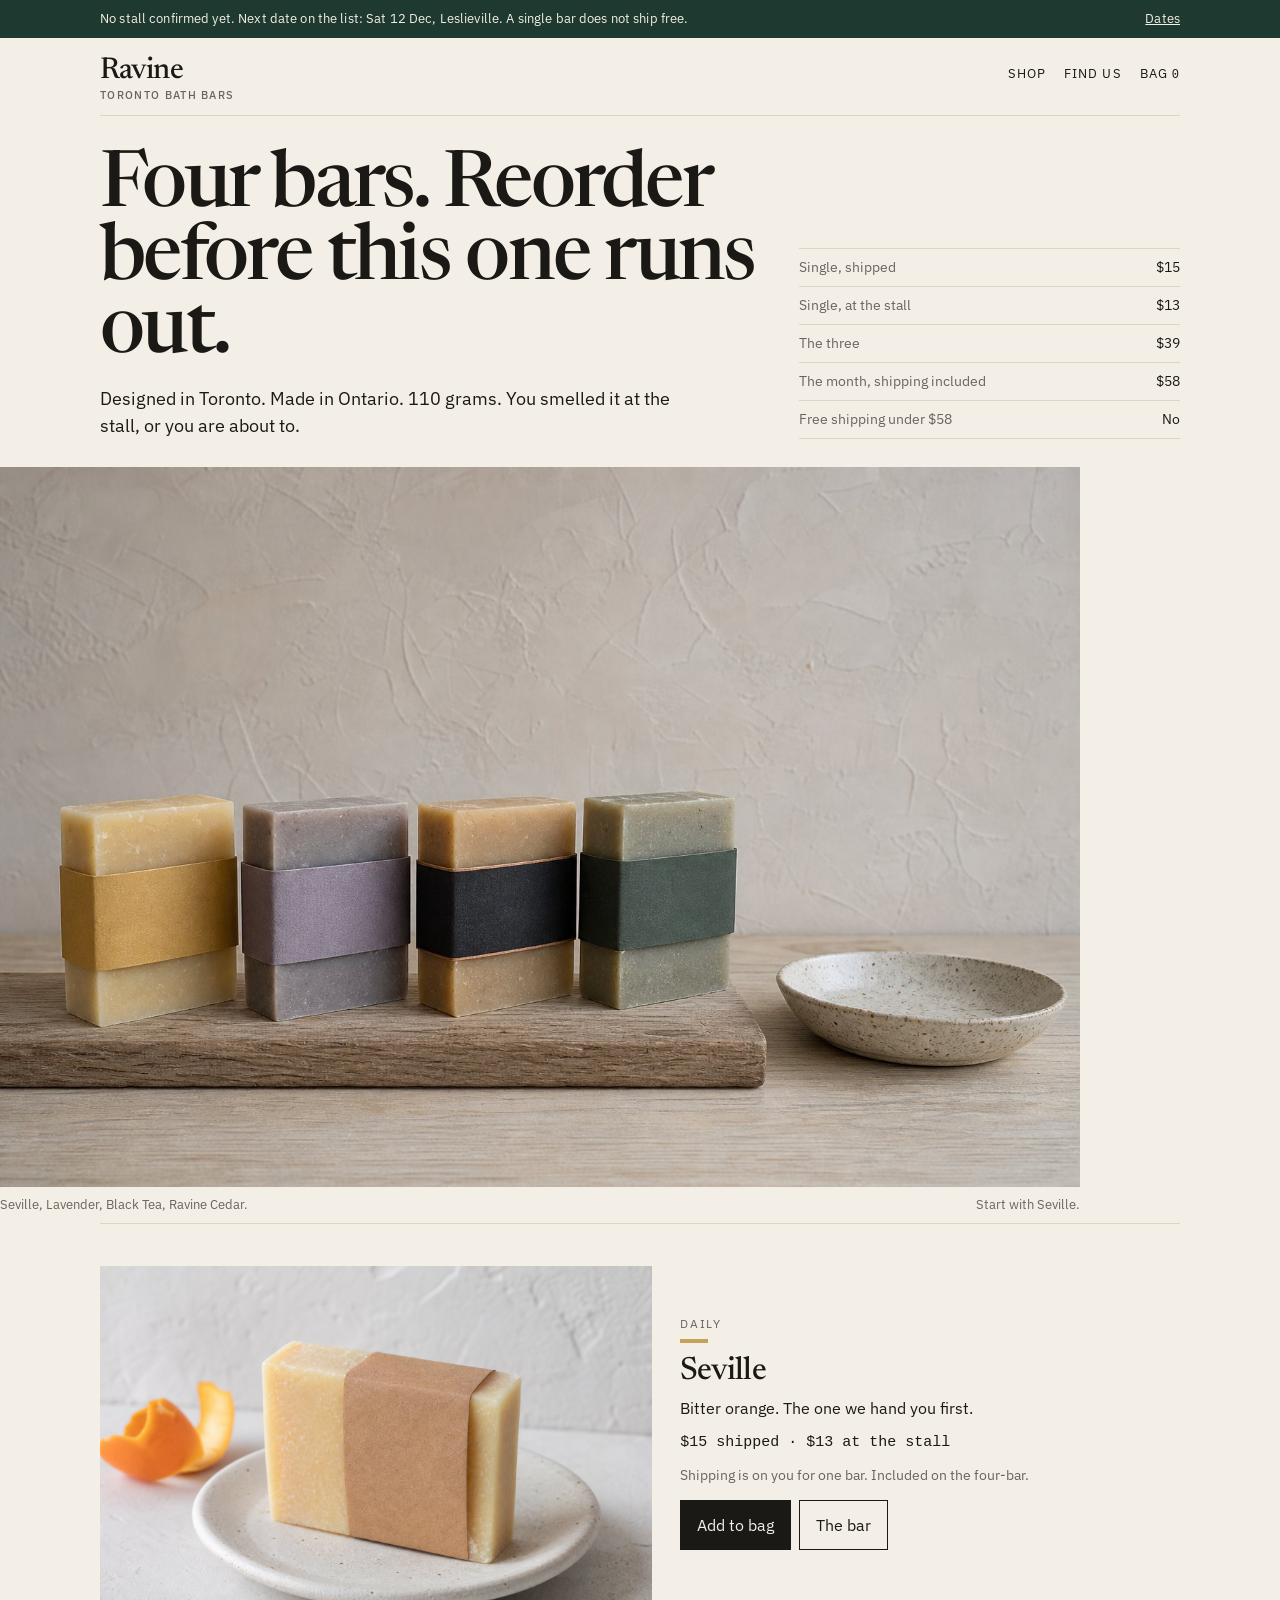
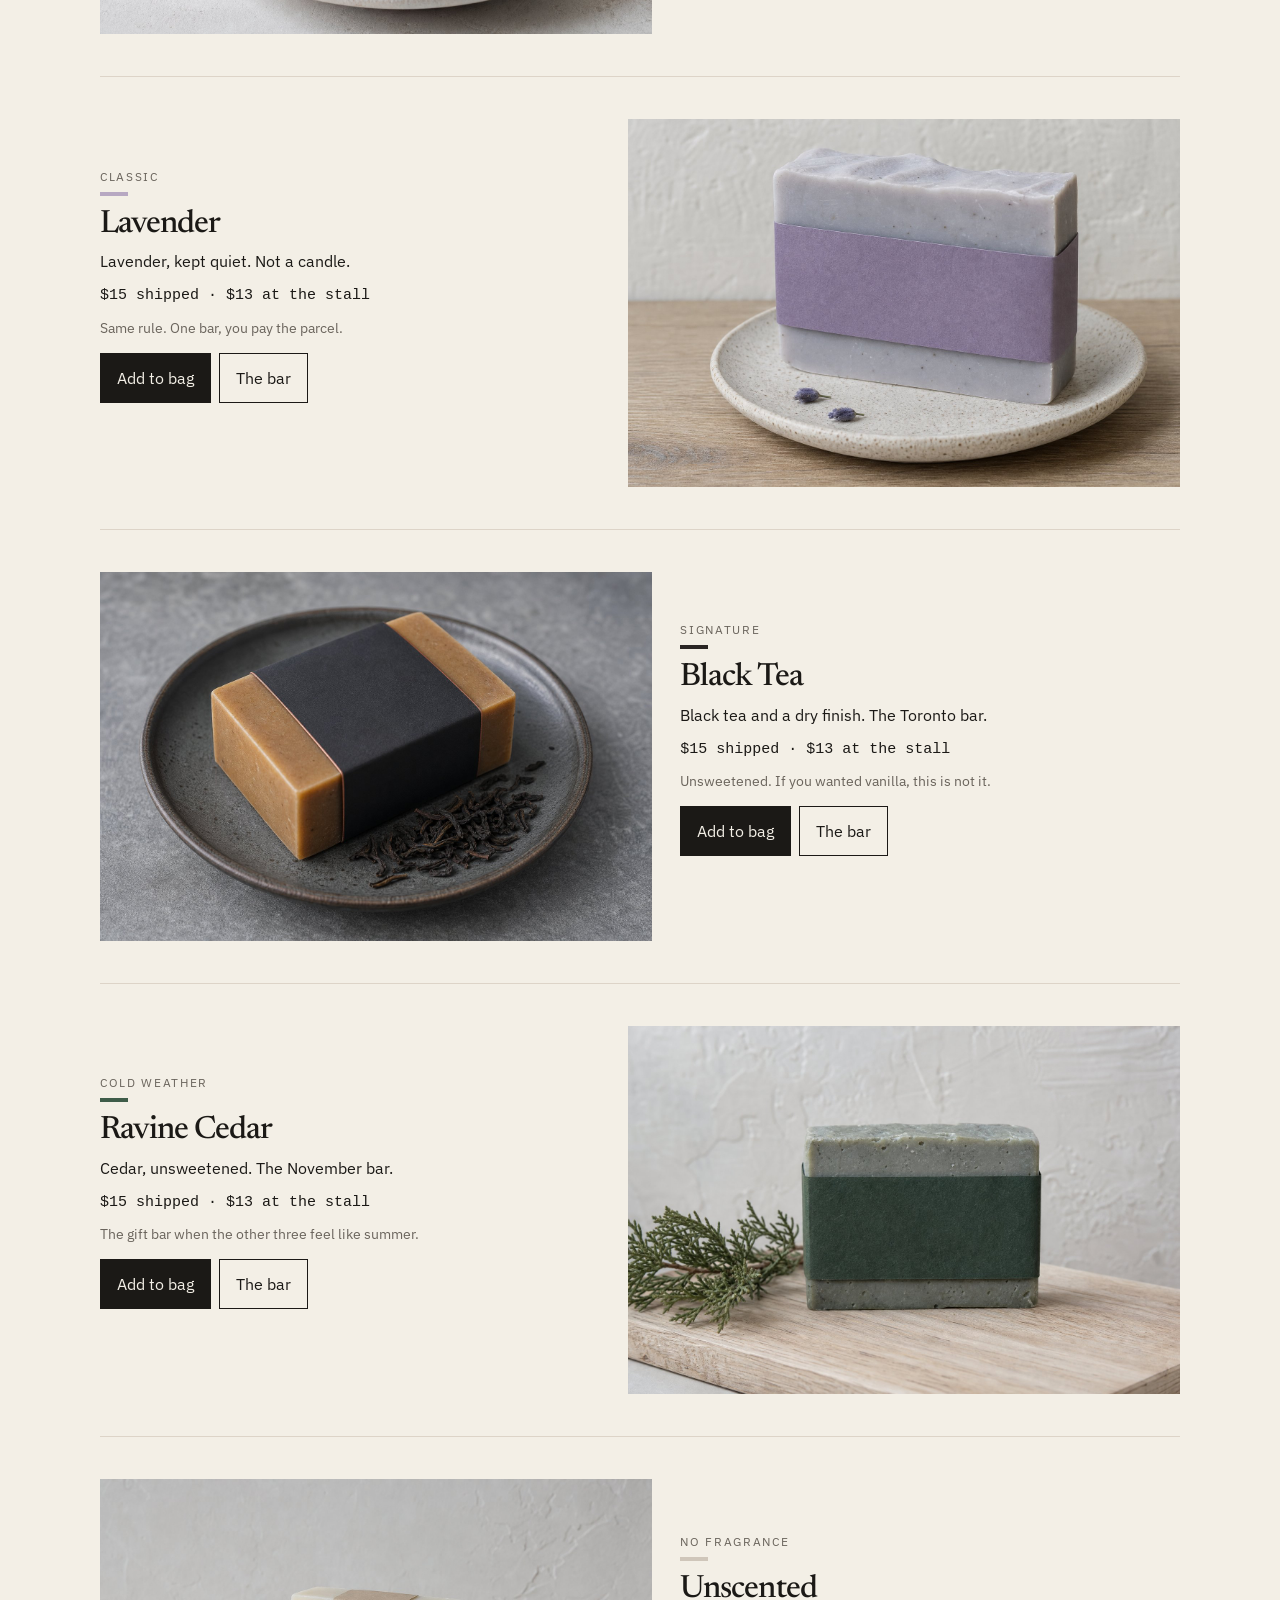
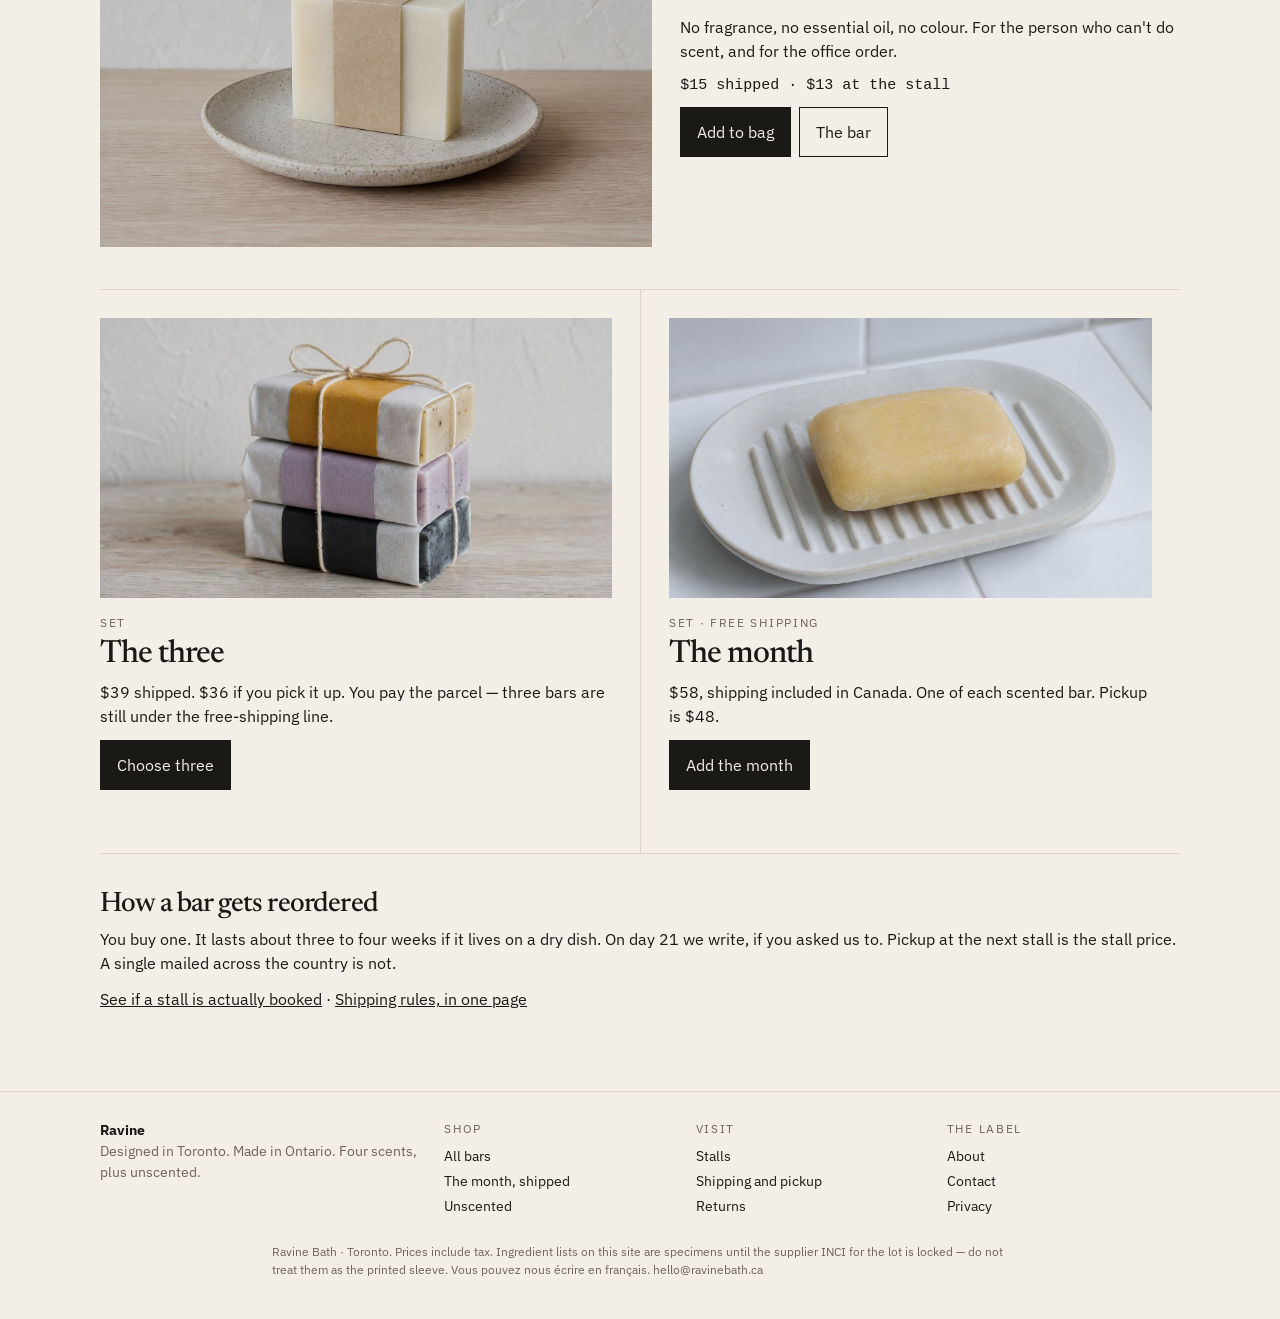
<file: storefront/index.html>
<!doctype html>
<html lang="en">
<head>
  <meta charset="utf-8">
  <meta name="viewport" content="width=device-width, initial-scale=1">
  <title>Ravine — Toronto bath bars</title>
  <meta name="description" content="Four bath bars, made in Ontario. Reorder before this one runs out. Pickup at the stall is the stall price. A single bar does not ship free.">
  <link rel="icon" href="favicon.svg" type="image/svg+xml">
  <link rel="preconnect" href="https://fonts.googleapis.com">
  <link rel="preconnect" href="https://fonts.gstatic.com" crossorigin>
  <link href="https://fonts.googleapis.com/css2?family=IBM+Plex+Sans:wght@400;500;600&family=Newsreader:opsz,wght@6..72,400;6..72,500;6..72,600&display=swap" rel="stylesheet">
  <link rel="stylesheet" href="css/site.css">
</head>
<body data-page="home">
  <a class="skip" href="#main">Skip to the bars</a>
  <div id="top"></div>
  <main id="main">
    <section class="wrap intro">
      <div>
        <h1 class="display">Four bars. Reorder before this one runs out.</h1>
        <p class="lede">Designed in Toronto. Made in Ontario. 110 grams. You smelled it at the stall, or you are about to.</p>
      </div>
      <ul class="facts">
        <li><span>Single, shipped</span> $15</li>
        <li><span>Single, at the stall</span> $13</li>
        <li><span>The three</span> $39</li>
        <li><span>The month, shipping included</span> $58</li>
        <li><span>Free shipping under $58</span> No</li>
      </ul>
    </section>
    <figure class="wrap hero">
      <img src="images/hero.jpg" alt="Four Ravine bath bars on an oak board: Seville, Lavender, Black Tea, and Ravine Cedar, with an empty dry dish.">
      <figcaption><span>Seville, Lavender, Black Tea, Ravine Cedar.</span><span>Start with Seville.</span></figcaption>
    </figure>
    <article class="wrap band">
      <div class="frame"><img src="images/seville.jpg" alt="Seville, a pale golden bath bar with an ochre paper band, on a ceramic dish."></div>
      <div class="copy">
        <p class="kicker">Daily</p>
        <div class="tick seville"></div>
        <h2>Seville</h2>
        <p>Bitter orange. The one we hand you first.</p>
        <p class="price">$15 shipped · $13 at the stall</p>
        <p class="ship-note">Shipping is on you for one bar. Included on the four-bar.</p>
        <div class="btn-row">
          <button class="btn" type="button" data-add="BAR-S1-110">Add to bag</button>
          <a class="btn ghost" href="product.html?sku=BAR-S1-110">The bar</a>
        </div>
        <p class="added"></p>
      </div>
    </article>
    <article class="wrap band reverse">
      <div class="frame"><img src="images/lavender.jpg" alt="Lavender, a pale grey bar with a lilac paper band and two dried buds."></div>
      <div class="copy">
        <p class="kicker">Classic</p>
        <div class="tick lavender"></div>
        <h2>Lavender</h2>
        <p>Lavender, kept quiet. Not a candle.</p>
        <p class="price">$15 shipped · $13 at the stall</p>
        <p class="ship-note">Same rule. One bar, you pay the parcel.</p>
        <div class="btn-row">
          <button class="btn" type="button" data-add="BAR-S2-110">Add to bag</button>
          <a class="btn ghost" href="product.html?sku=BAR-S2-110">The bar</a>
        </div>
        <p class="added"></p>
      </div>
    </article>
    <article class="wrap band">
      <div class="frame"><img src="images/black-tea.jpg" alt="Black Tea, a tan bar with a black band and a copper edge, on a dark dish."></div>
      <div class="copy">
        <p class="kicker">Signature</p>
        <div class="tick tea"></div>
        <h2>Black Tea</h2>
        <p>Black tea and a dry finish. The Toronto bar.</p>
        <p class="price">$15 shipped · $13 at the stall</p>
        <p class="ship-note">Unsweetened. If you wanted vanilla, this is not it.</p>
        <div class="btn-row">
          <button class="btn" type="button" data-add="BAR-S3-110">Add to bag</button>
          <a class="btn ghost" href="product.html?sku=BAR-S3-110">The bar</a>
        </div>
        <p class="added"></p>
      </div>
    </article>
    <article class="wrap band reverse">
      <div class="frame"><img src="images/cedar.jpg" alt="Ravine Cedar, a grey-green bar with a forest band and a cedar sprig."></div>
      <div class="copy">
        <p class="kicker">Cold weather</p>
        <div class="tick cedar"></div>
        <h2>Ravine Cedar</h2>
        <p>Cedar, unsweetened. The November bar.</p>
        <p class="price">$15 shipped · $13 at the stall</p>
        <p class="ship-note">The gift bar when the other three feel like summer.</p>
        <div class="btn-row">
          <button class="btn" type="button" data-add="BAR-S4-110">Add to bag</button>
          <a class="btn ghost" href="product.html?sku=BAR-S4-110">The bar</a>
        </div>
        <p class="added"></p>
      </div>
    </article>
    <article class="wrap band">
      <div class="frame"><img src="images/unscented.jpg" alt="Unscented, a plain cream bar with a kraft band and nothing else on the dish."></div>
      <div class="copy">
        <p class="kicker">No fragrance</p>
        <div class="tick plain"></div>
        <h2>Unscented</h2>
        <p>No fragrance, no essential oil, no colour. For the person who can't do scent, and for the office order.</p>
        <p class="price">$15 shipped · $13 at the stall</p>
        <div class="btn-row">
          <button class="btn" type="button" data-add="BAR-S5-110">Add to bag</button>
          <a class="btn ghost" href="product.html?sku=BAR-S5-110">The bar</a>
        </div>
        <p class="added"></p>
      </div>
    </article>
    <section class="wrap sets">
      <article class="set-card">
        <img src="images/set.jpg" alt="Three bars wrapped in tissue and cotton string.">
        <p class="kicker">Set</p>
        <h2>The three</h2>
        <p>$39 shipped. $36 if you pick it up. You pay the parcel — three bars are still under the free-shipping line.</p>
        <div class="btn-row"><a class="btn" href="product.html?sku=SET-3">Choose three</a></div>
      </article>
      <article class="set-card">
        <img src="images/dish.jpg" alt="A used bar on a ridged dry dish, after several showers.">
        <p class="kicker">Set · free shipping</p>
        <h2>The month</h2>
        <p>$58, shipping included in Canada. One of each scented bar. Pickup is $48.</p>
        <div class="btn-row"><button class="btn" type="button" data-add="SET-4-SHIP">Add the month</button></div>
        <p class="added"></p>
      </article>
    </section>
    <section class="wrap prose">
      <h2>How a bar gets reordered</h2>
      <p>You buy one. It lasts about three to four weeks if it lives on a dry dish. On day 21 we write, if you asked us to. Pickup at the next stall is the stall price. A single mailed across the country is not.</p>
      <p><a href="find.html">See if a stall is actually booked</a> · <a href="shipping.html">Shipping rules, in one page</a></p>
    </section>
  </main>
  <div id="bottom"></div>
  <script src="js/catalog.js"></script>
  <script src="js/cart.js"></script>
  <script src="js/ui.js"></script>
  <script>
    RavineUI.mount("home");
    RavineUI.bindAdds();
  </script>
</body>
</html>
</file>
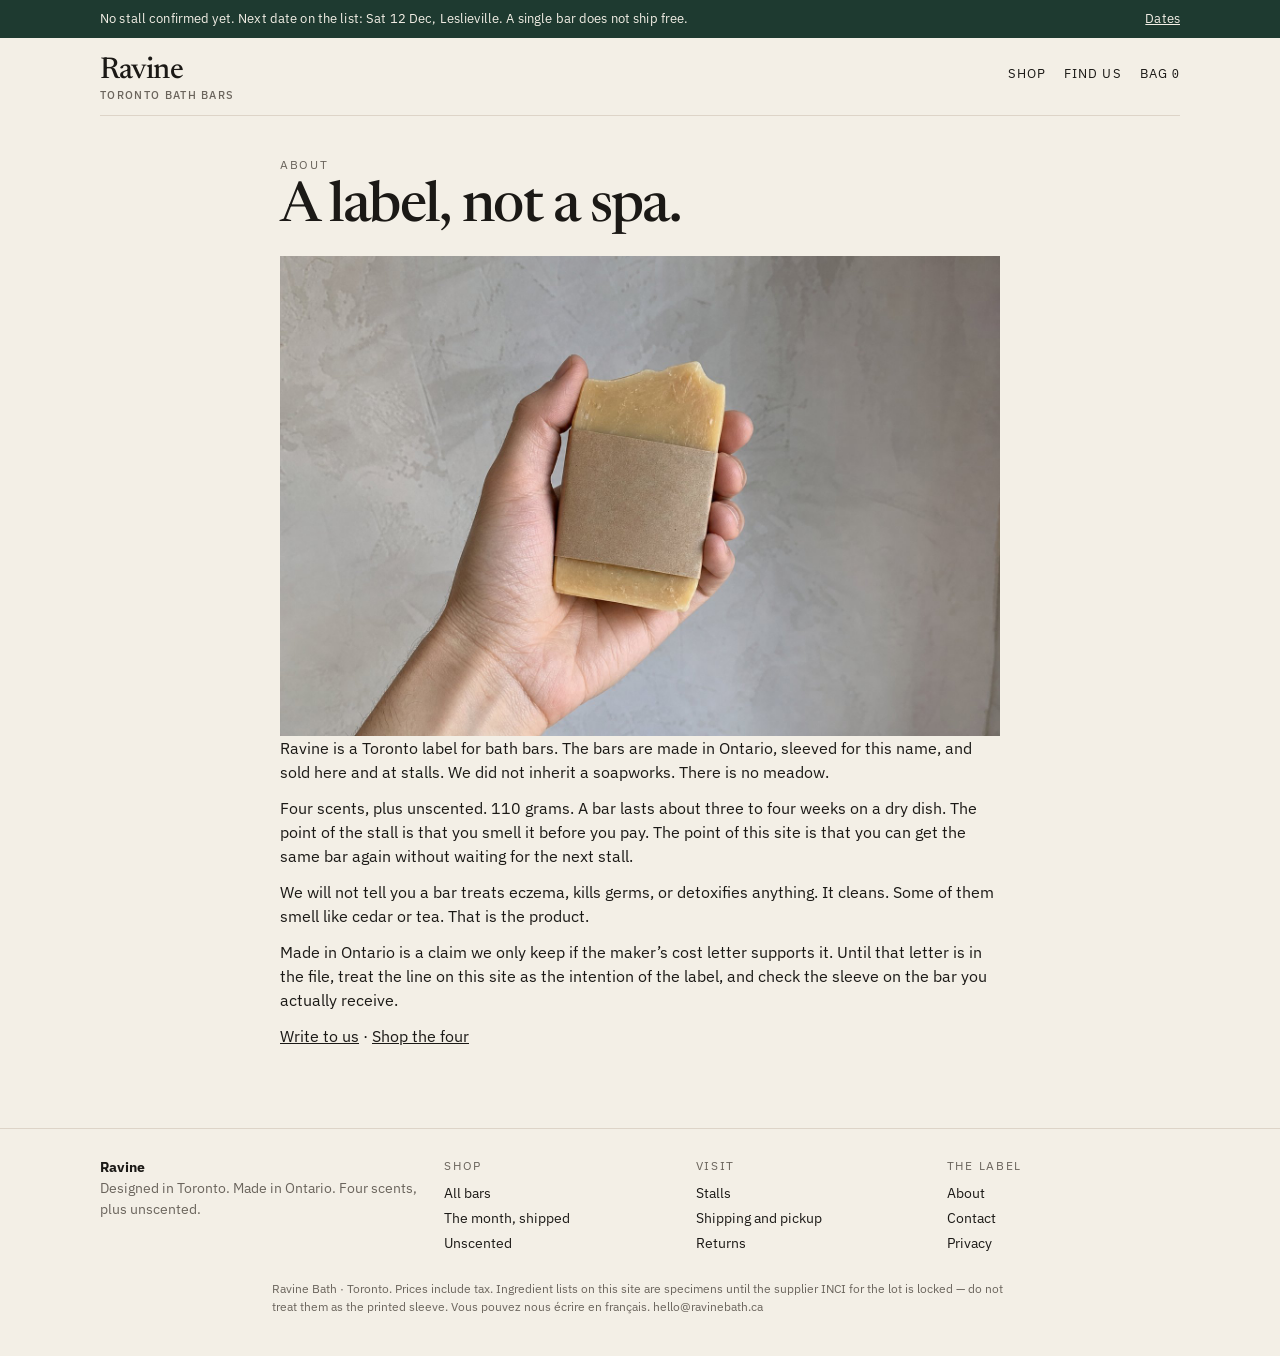
<file: storefront/about.html>
<!doctype html>
<html lang="en">
<head>
  <meta charset="utf-8">
  <meta name="viewport" content="width=device-width, initial-scale=1">
  <title>About — Ravine</title>
  <link rel="icon" href="favicon.svg" type="image/svg+xml">
  <link rel="preconnect" href="https://fonts.googleapis.com">
  <link rel="preconnect" href="https://fonts.gstatic.com" crossorigin>
  <link href="https://fonts.googleapis.com/css2?family=IBM+Plex+Sans:wght@400;500;600&family=Newsreader:opsz,wght@6..72,400;6..72,500;6..72,600&display=swap" rel="stylesheet">
  <link rel="stylesheet" href="css/site.css">
</head>
<body data-page="about">
  <a class="skip" href="#main">Skip to about</a>
  <div id="top"></div>
  <main id="main" class="wrap-s prose">
    <div class="page-head"><p class="kicker">About</p><h1>A label, not a spa.</h1></div>
    <img src="images/hand.jpg" alt="A bath bar in a hand, about the size of a palm.">
    <p>Ravine is a Toronto label for bath bars. The bars are made in Ontario, sleeved for this name, and sold here and at stalls. We did not inherit a soapworks. There is no meadow.</p>
    <p>Four scents, plus unscented. 110 grams. A bar lasts about three to four weeks on a dry dish. The point of the stall is that you smell it before you pay. The point of this site is that you can get the same bar again without waiting for the next stall.</p>
    <p>We will not tell you a bar treats eczema, kills germs, or detoxifies anything. It cleans. Some of them smell like cedar or tea. That is the product.</p>
    <p>Made in Ontario is a claim we only keep if the maker’s cost letter supports it. Until that letter is in the file, treat the line on this site as the intention of the label, and check the sleeve on the bar you actually receive.</p>
    <p><a href="contact.html">Write to us</a> · <a href="shop.html">Shop the four</a></p>
  </main>
  <div id="bottom"></div>
  <script src="js/catalog.js"></script>
  <script src="js/cart.js"></script>
  <script src="js/ui.js"></script>
  <script>RavineUI.mount("about");</script>
</body>
</html>
</file>
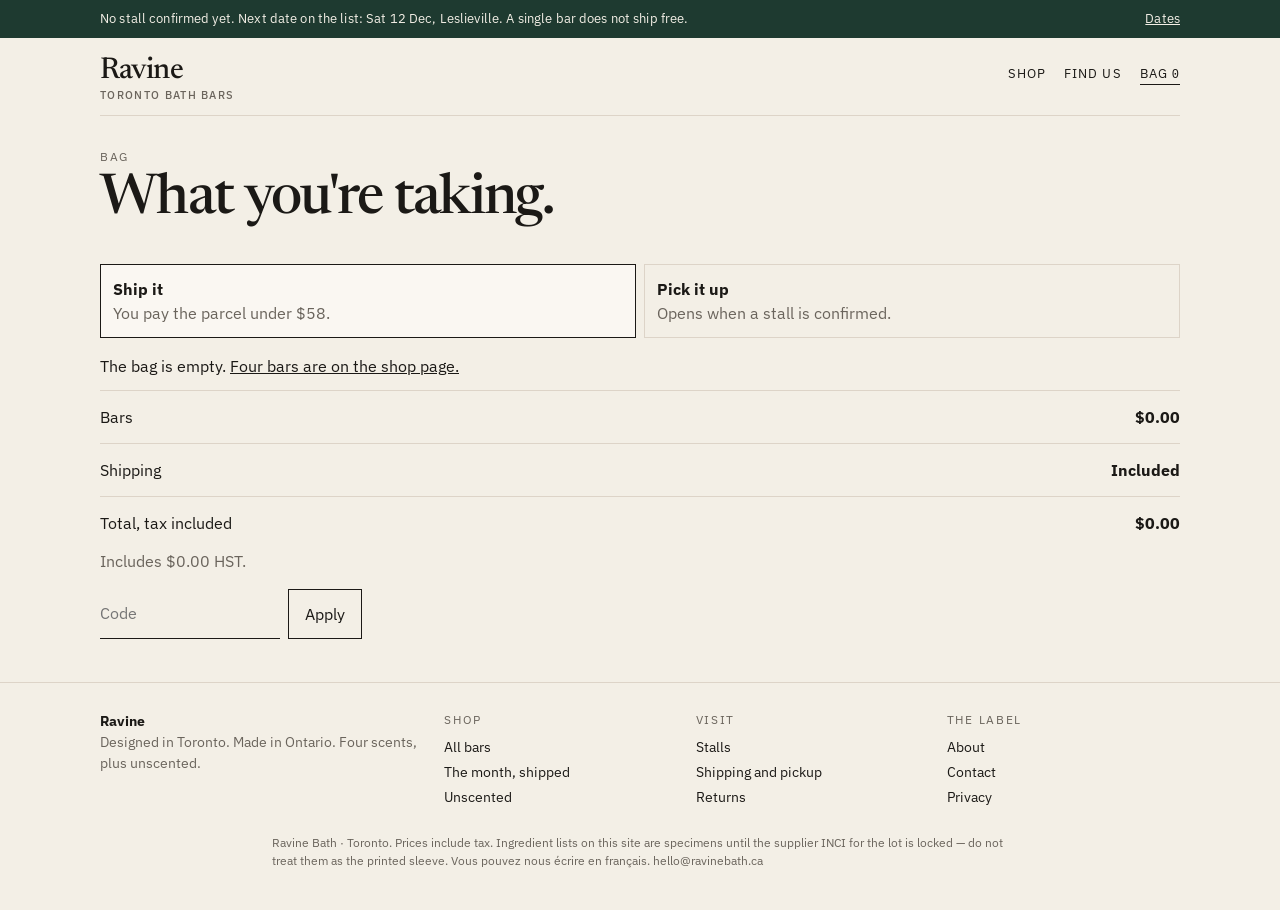
<file: storefront/cart.html>
<!doctype html>
<html lang="en">
<head>
  <meta charset="utf-8">
  <meta name="viewport" content="width=device-width, initial-scale=1">
  <title>Bag — Ravine</title>
  <link rel="icon" href="favicon.svg" type="image/svg+xml">
  <link rel="preconnect" href="https://fonts.googleapis.com">
  <link rel="preconnect" href="https://fonts.gstatic.com" crossorigin>
  <link href="https://fonts.googleapis.com/css2?family=IBM+Plex+Sans:wght@400;500;600&family=Newsreader:opsz,wght@6..72,400;6..72,500;6..72,600&display=swap" rel="stylesheet">
  <link rel="stylesheet" href="css/site.css">
</head>
<body data-page="cart">
  <a class="skip" href="#main">Skip to the bag</a>
  <div id="top"></div>
  <main id="main" class="wrap"><div id="cart-root"></div></main>
  <div id="bottom"></div>
  <script src="js/catalog.js"></script>
  <script src="js/cart.js"></script>
  <script src="js/ui.js"></script>
  <script src="js/pages.js"></script>
  <script>RavineUI.mount("cart"); RavinePages.cart();</script>
</body>
</html>
</file>
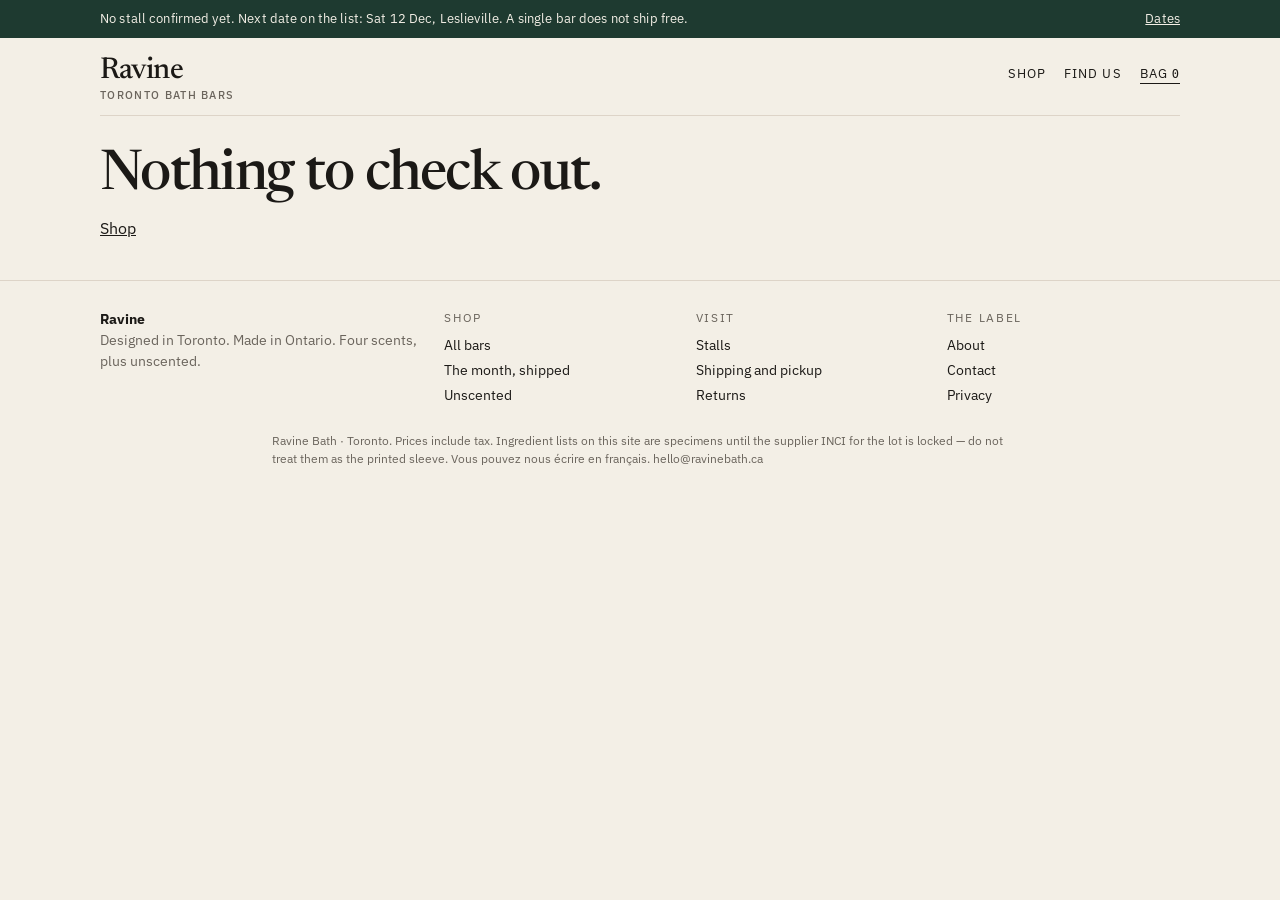
<file: storefront/checkout.html>
<!doctype html>
<html lang="en">
<head>
  <meta charset="utf-8">
  <meta name="viewport" content="width=device-width, initial-scale=1">
  <title>Checkout — Ravine</title>
  <link rel="icon" href="favicon.svg" type="image/svg+xml">
  <link rel="preconnect" href="https://fonts.googleapis.com">
  <link rel="preconnect" href="https://fonts.gstatic.com" crossorigin>
  <link href="https://fonts.googleapis.com/css2?family=IBM+Plex+Sans:wght@400;500;600&family=Newsreader:opsz,wght@6..72,400;6..72,500;6..72,600&display=swap" rel="stylesheet">
  <link rel="stylesheet" href="css/site.css">
</head>
<body data-page="cart">
  <a class="skip" href="#main">Skip to checkout</a>
  <div id="top"></div>
  <main id="main" class="wrap"><div id="checkout-root"></div></main>
  <div id="bottom"></div>
  <script src="js/catalog.js"></script>
  <script src="js/cart.js"></script>
  <script src="js/ui.js"></script>
  <script src="js/pages.js"></script>
  <script>RavineUI.mount("cart"); RavinePages.checkout();</script>
</body>
</html>
</file>
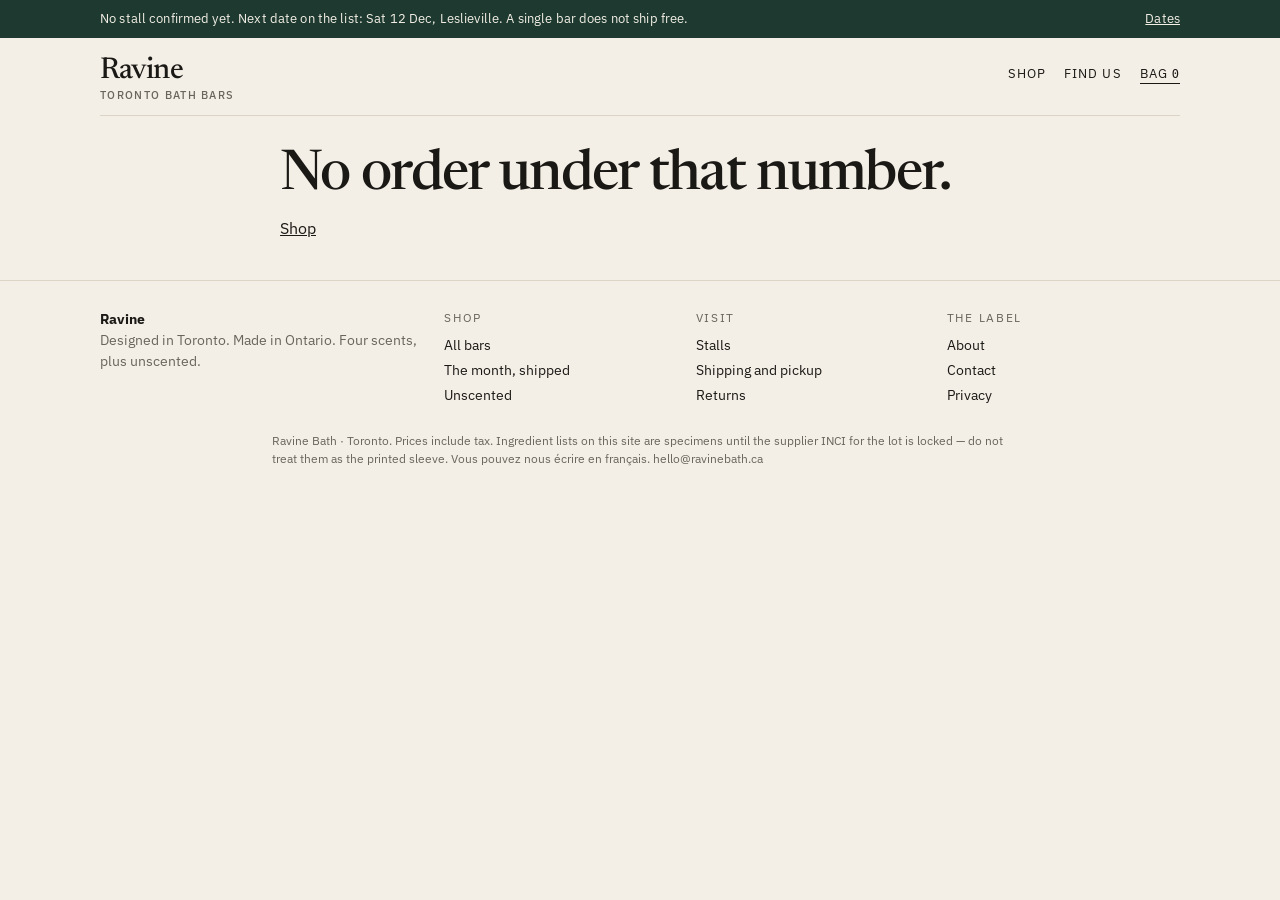
<file: storefront/confirmed.html>
<!doctype html>
<html lang="en">
<head>
  <meta charset="utf-8">
  <meta name="viewport" content="width=device-width, initial-scale=1">
  <title>Order — Ravine</title>
  <link rel="icon" href="favicon.svg" type="image/svg+xml">
  <link rel="preconnect" href="https://fonts.googleapis.com">
  <link rel="preconnect" href="https://fonts.gstatic.com" crossorigin>
  <link href="https://fonts.googleapis.com/css2?family=IBM+Plex+Sans:wght@400;500;600&family=Newsreader:opsz,wght@6..72,400;6..72,500;6..72,600&display=swap" rel="stylesheet">
  <link rel="stylesheet" href="css/site.css">
</head>
<body data-page="cart">
  <a class="skip" href="#main">Skip to the order</a>
  <div id="top"></div>
  <main id="main" class="wrap-s"><div id="receipt-root"></div></main>
  <div id="bottom"></div>
  <script src="js/catalog.js"></script>
  <script src="js/cart.js"></script>
  <script src="js/ui.js"></script>
  <script src="js/pages.js"></script>
  <script>RavineUI.mount("cart"); RavinePages.confirmed();</script>
</body>
</html>
</file>
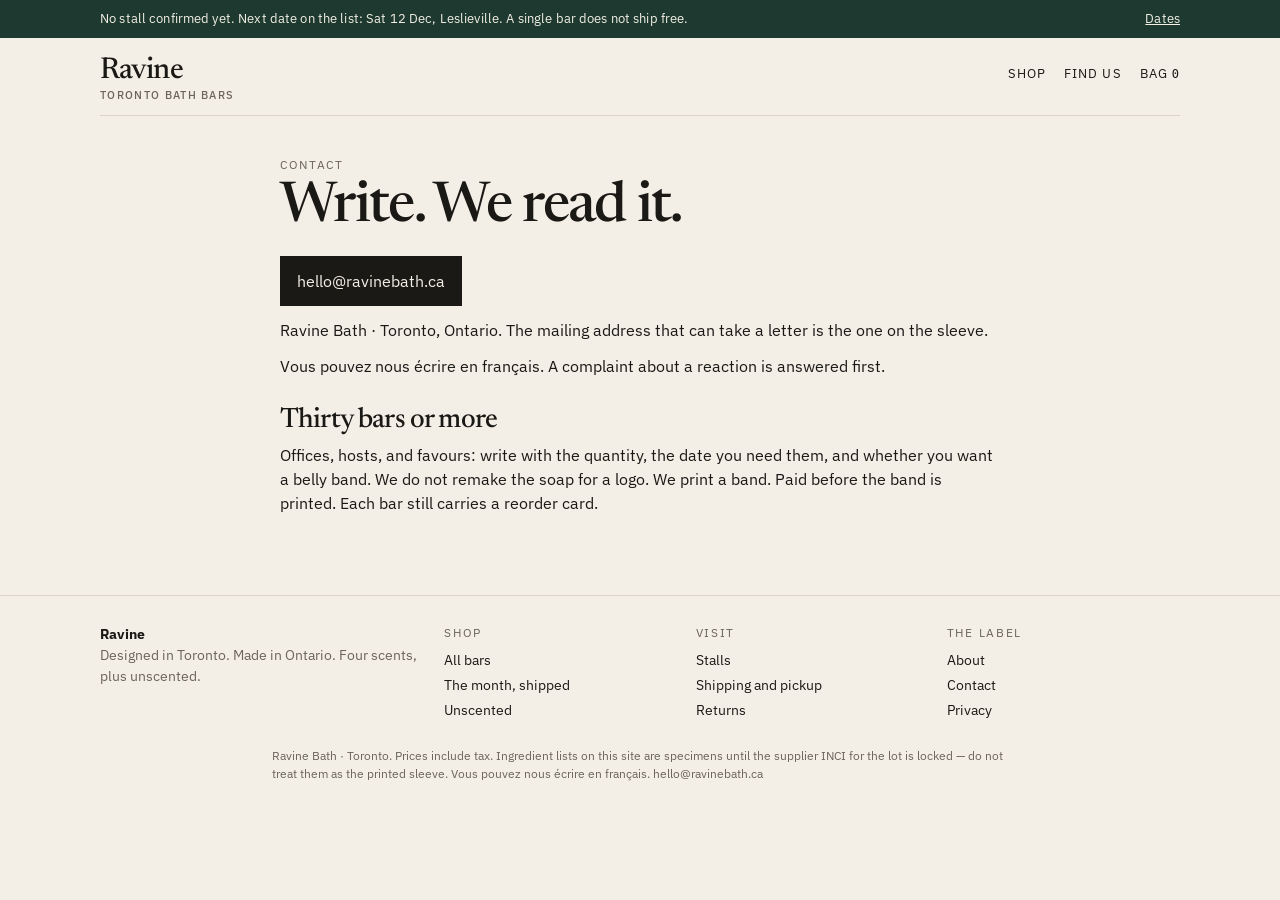
<file: storefront/contact.html>
<!doctype html>
<html lang="en">
<head>
  <meta charset="utf-8">
  <meta name="viewport" content="width=device-width, initial-scale=1">
  <title>Contact — Ravine</title>
  <link rel="icon" href="favicon.svg" type="image/svg+xml">
  <link rel="preconnect" href="https://fonts.googleapis.com">
  <link rel="preconnect" href="https://fonts.gstatic.com" crossorigin>
  <link href="https://fonts.googleapis.com/css2?family=IBM+Plex+Sans:wght@400;500;600&family=Newsreader:opsz,wght@6..72,400;6..72,500;6..72,600&display=swap" rel="stylesheet">
  <link rel="stylesheet" href="css/site.css">
</head>
<body data-page="contact">
  <a class="skip" href="#main">Skip to contact</a>
  <div id="top"></div>
  <main id="main" class="wrap-s prose">
    <div class="page-head"><p class="kicker">Contact</p><h1>Write. We read it.</h1></div>
    <p><a class="btn" href="mailto:hello@ravinebath.ca">hello@ravinebath.ca</a></p>
    <p>Ravine Bath · Toronto, Ontario. The mailing address that can take a letter is the one on the sleeve.</p>
    <p>Vous pouvez nous écrire en français. A complaint about a reaction is answered first.</p>
    <h2>Thirty bars or more</h2>
    <p>Offices, hosts, and favours: write with the quantity, the date you need them, and whether you want a belly band. We do not remake the soap for a logo. We print a band. Paid before the band is printed. Each bar still carries a reorder card.</p>
  </main>
  <div id="bottom"></div>
  <script src="js/catalog.js"></script>
  <script src="js/cart.js"></script>
  <script src="js/ui.js"></script>
  <script>RavineUI.mount("contact");</script>
</body>
</html>
</file>
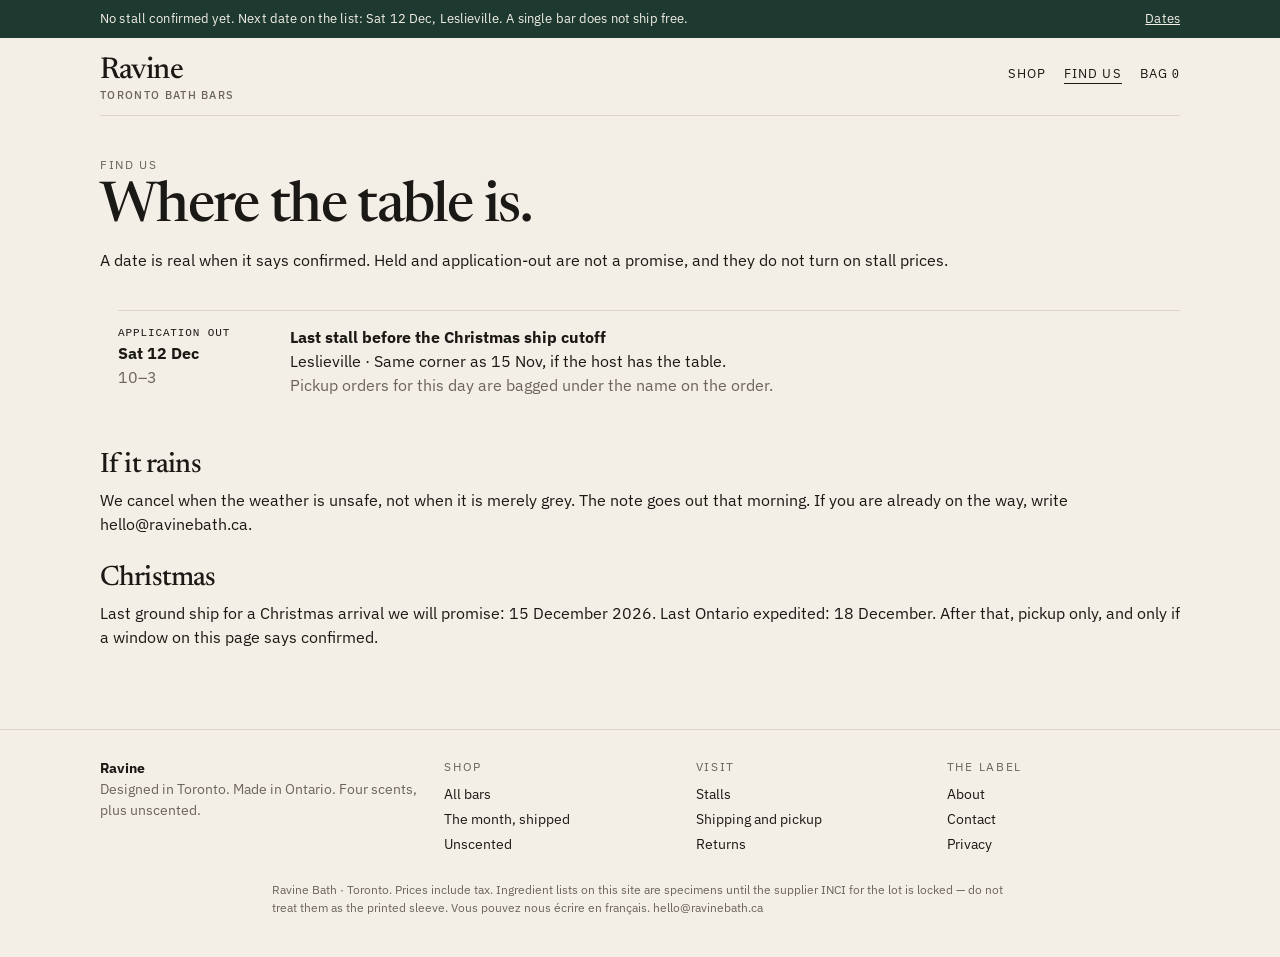
<file: storefront/find.html>
<!doctype html>
<html lang="en">
<head>
  <meta charset="utf-8">
  <meta name="viewport" content="width=device-width, initial-scale=1">
  <title>Find us — Ravine</title>
  <meta name="description" content="Toronto stall dates for Ravine. Pickup is the stall price only when a date is confirmed.">
  <link rel="icon" href="favicon.svg" type="image/svg+xml">
  <link rel="preconnect" href="https://fonts.googleapis.com">
  <link rel="preconnect" href="https://fonts.gstatic.com" crossorigin>
  <link href="https://fonts.googleapis.com/css2?family=IBM+Plex+Sans:wght@400;500;600&family=Newsreader:opsz,wght@6..72,400;6..72,500;6..72,600&display=swap" rel="stylesheet">
  <link rel="stylesheet" href="css/site.css">
</head>
<body data-page="find">
  <a class="skip" href="#main">Skip to dates</a>
  <div id="top"></div>
  <main id="main" class="wrap prose">
    <div class="page-head">
      <p class="kicker">Find us</p>
      <h1>Where the table is.</h1>
      <p>A date is real when it says confirmed. Held and application-out are not a promise, and they do not turn on stall prices.</p>
    </div>
    <div id="find-root"></div>
  </main>
  <div id="bottom"></div>
  <script src="js/catalog.js"></script>
  <script src="js/cart.js"></script>
  <script src="js/ui.js"></script>
  <script src="js/pages.js"></script>
  <script>RavineUI.mount("find"); RavinePages.find();</script>
</body>
</html>
</file>
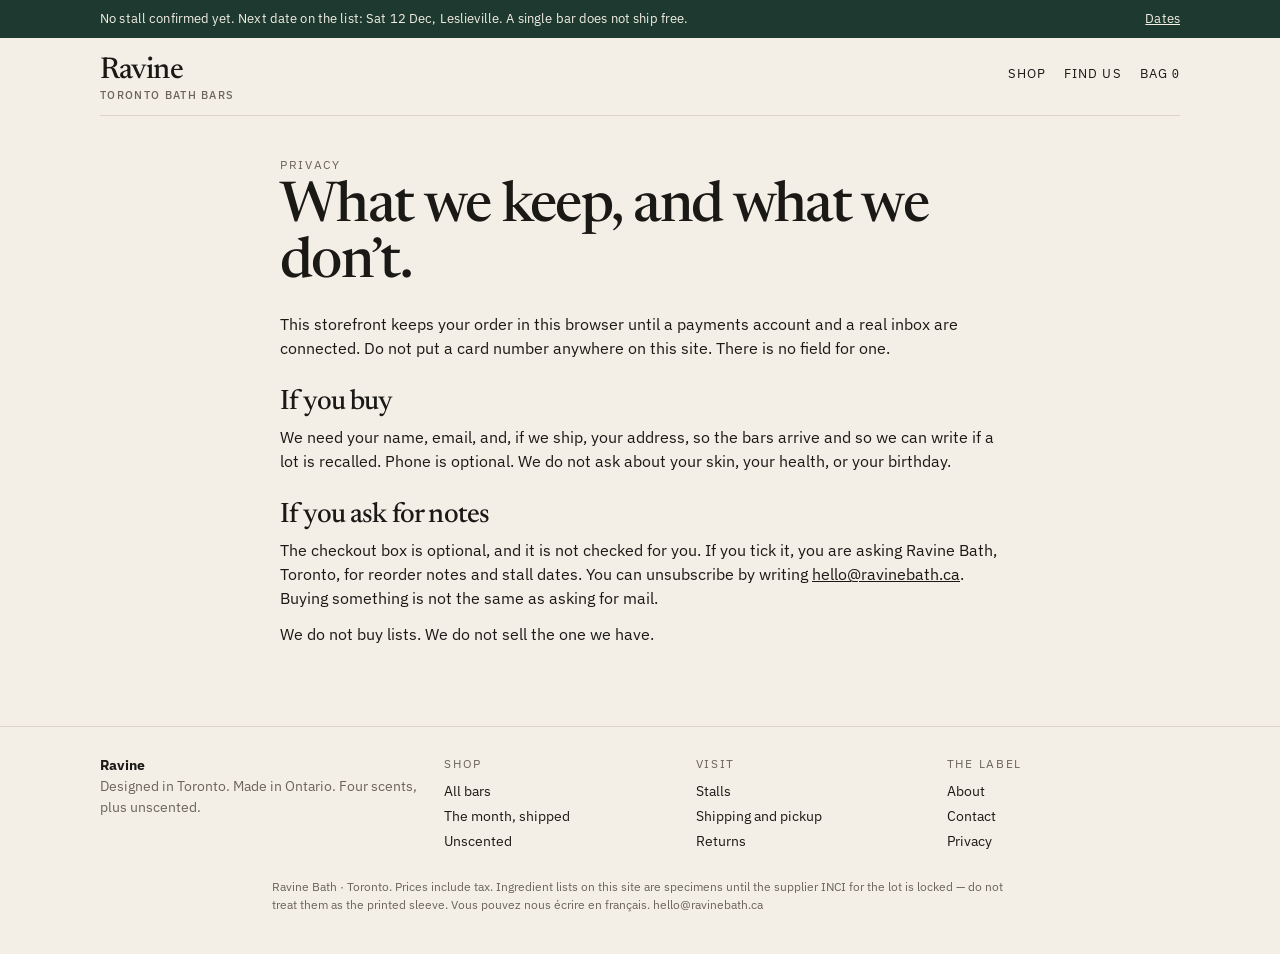
<file: storefront/privacy.html>
<!doctype html>
<html lang="en">
<head>
  <meta charset="utf-8">
  <meta name="viewport" content="width=device-width, initial-scale=1">
  <title>Privacy — Ravine</title>
  <link rel="icon" href="favicon.svg" type="image/svg+xml">
  <link rel="preconnect" href="https://fonts.googleapis.com">
  <link rel="preconnect" href="https://fonts.gstatic.com" crossorigin>
  <link href="https://fonts.googleapis.com/css2?family=IBM+Plex+Sans:wght@400;500;600&family=Newsreader:opsz,wght@6..72,400;6..72,500;6..72,600&display=swap" rel="stylesheet">
  <link rel="stylesheet" href="css/site.css">
</head>
<body data-page="privacy">
  <a class="skip" href="#main">Skip to privacy</a>
  <div id="top"></div>
  <main id="main" class="wrap-s prose">
    <div class="page-head"><p class="kicker">Privacy</p><h1>What we keep, and what we don’t.</h1></div>
    <p>This storefront keeps your order in this browser until a payments account and a real inbox are connected. Do not put a card number anywhere on this site. There is no field for one.</p>
    <h2>If you buy</h2>
    <p>We need your name, email, and, if we ship, your address, so the bars arrive and so we can write if a lot is recalled. Phone is optional. We do not ask about your skin, your health, or your birthday.</p>
    <h2>If you ask for notes</h2>
    <p>The checkout box is optional, and it is not checked for you. If you tick it, you are asking Ravine Bath, Toronto, for reorder notes and stall dates. You can unsubscribe by writing <a href="mailto:hello@ravinebath.ca">hello@ravinebath.ca</a>. Buying something is not the same as asking for mail.</p>
    <p>We do not buy lists. We do not sell the one we have.</p>
  </main>
  <div id="bottom"></div>
  <script src="js/catalog.js"></script>
  <script src="js/cart.js"></script>
  <script src="js/ui.js"></script>
  <script>RavineUI.mount("privacy");</script>
</body>
</html>
</file>
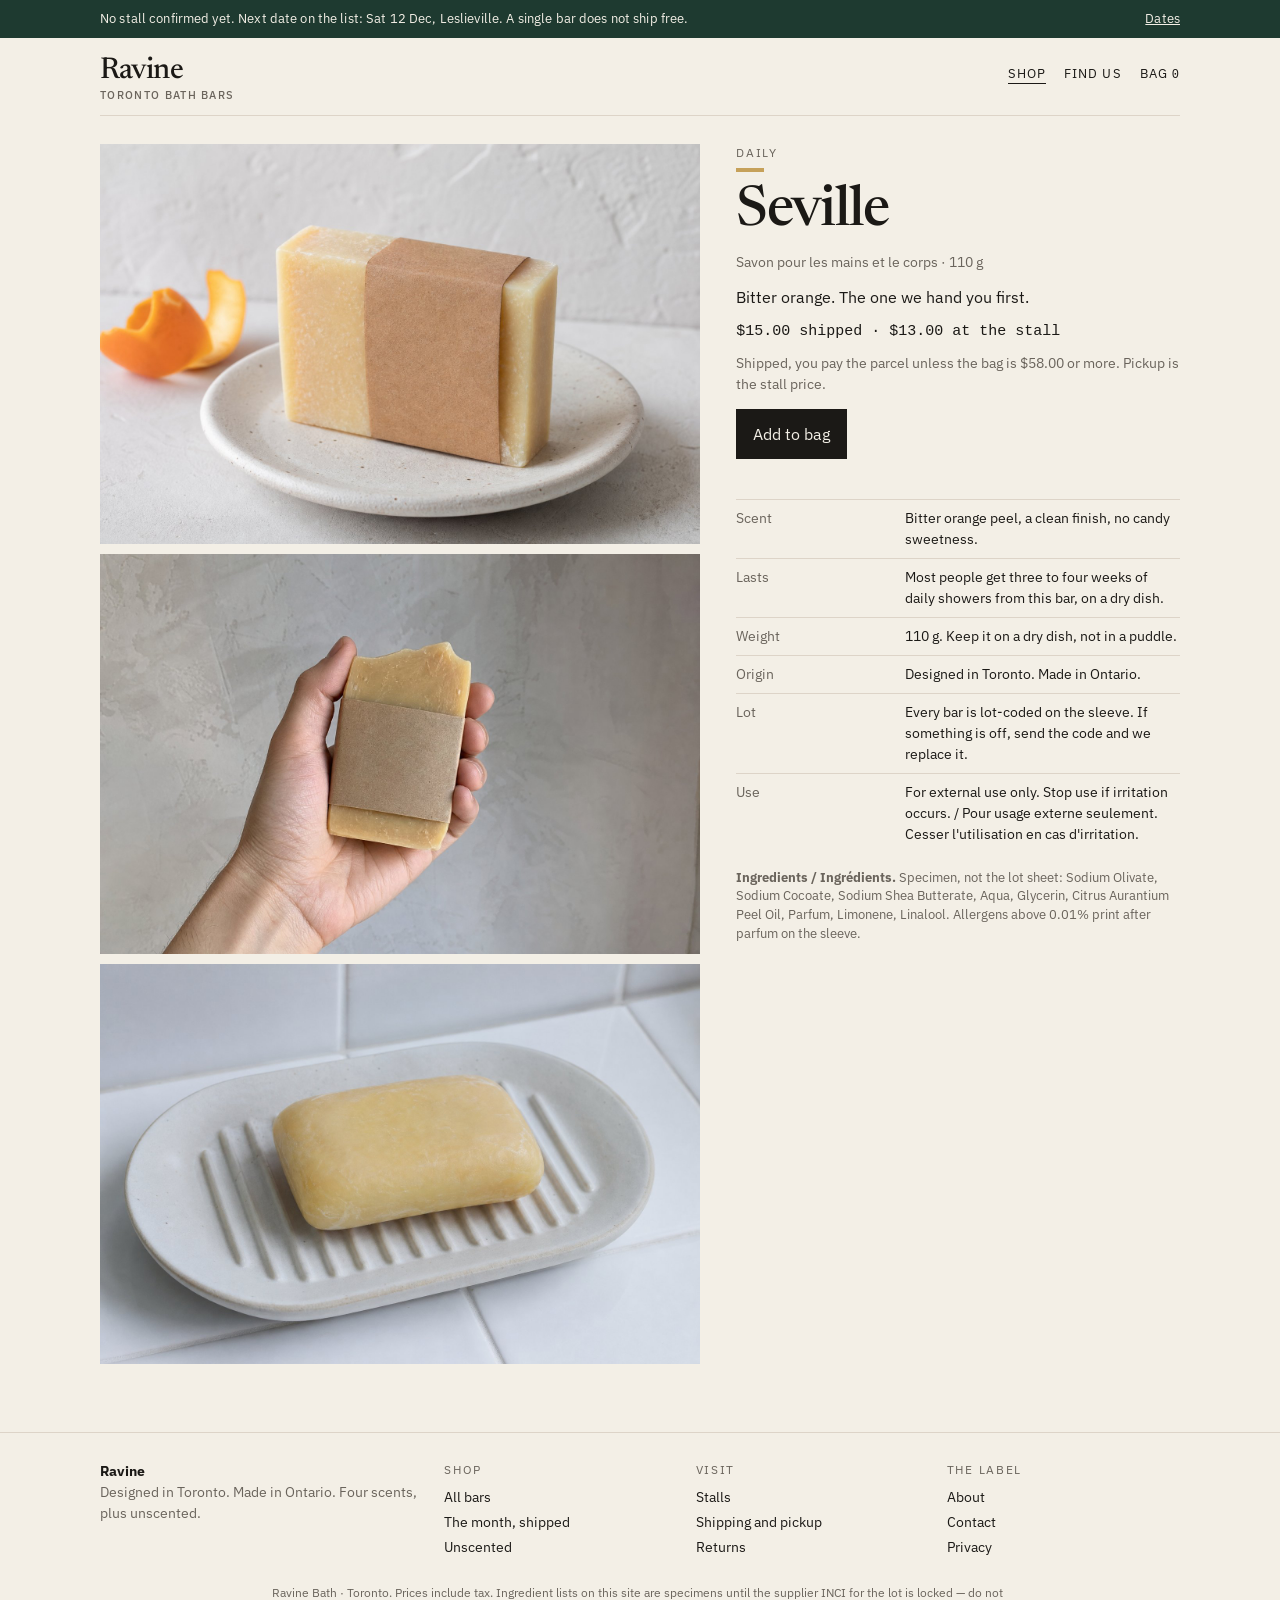
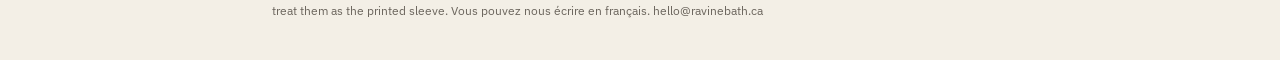
<file: storefront/product.html>
<!doctype html>
<html lang="en">
<head>
  <meta charset="utf-8">
  <meta name="viewport" content="width=device-width, initial-scale=1">
  <title>Bar — Ravine</title>
  <meta name="description" content="A Ravine bath bar. 110 grams, made in Ontario, tax included.">
  <link rel="icon" href="favicon.svg" type="image/svg+xml">
  <link rel="preconnect" href="https://fonts.googleapis.com">
  <link rel="preconnect" href="https://fonts.gstatic.com" crossorigin>
  <link href="https://fonts.googleapis.com/css2?family=IBM+Plex+Sans:wght@400;500;600&family=Newsreader:opsz,wght@6..72,400;6..72,500;6..72,600&display=swap" rel="stylesheet">
  <link rel="stylesheet" href="css/site.css">
</head>
<body data-page="shop">
  <a class="skip" href="#main">Skip to the bar</a>
  <div id="top"></div>
  <main id="main" class="wrap"><div id="product-root"><p class="page-head">Opening the bar.</p></div></main>
  <div id="bottom"></div>
  <script src="js/catalog.js"></script>
  <script src="js/cart.js"></script>
  <script src="js/ui.js"></script>
  <script src="js/pages.js"></script>
  <script>RavineUI.mount("shop"); RavinePages.product();</script>
</body>
</html>
</file>
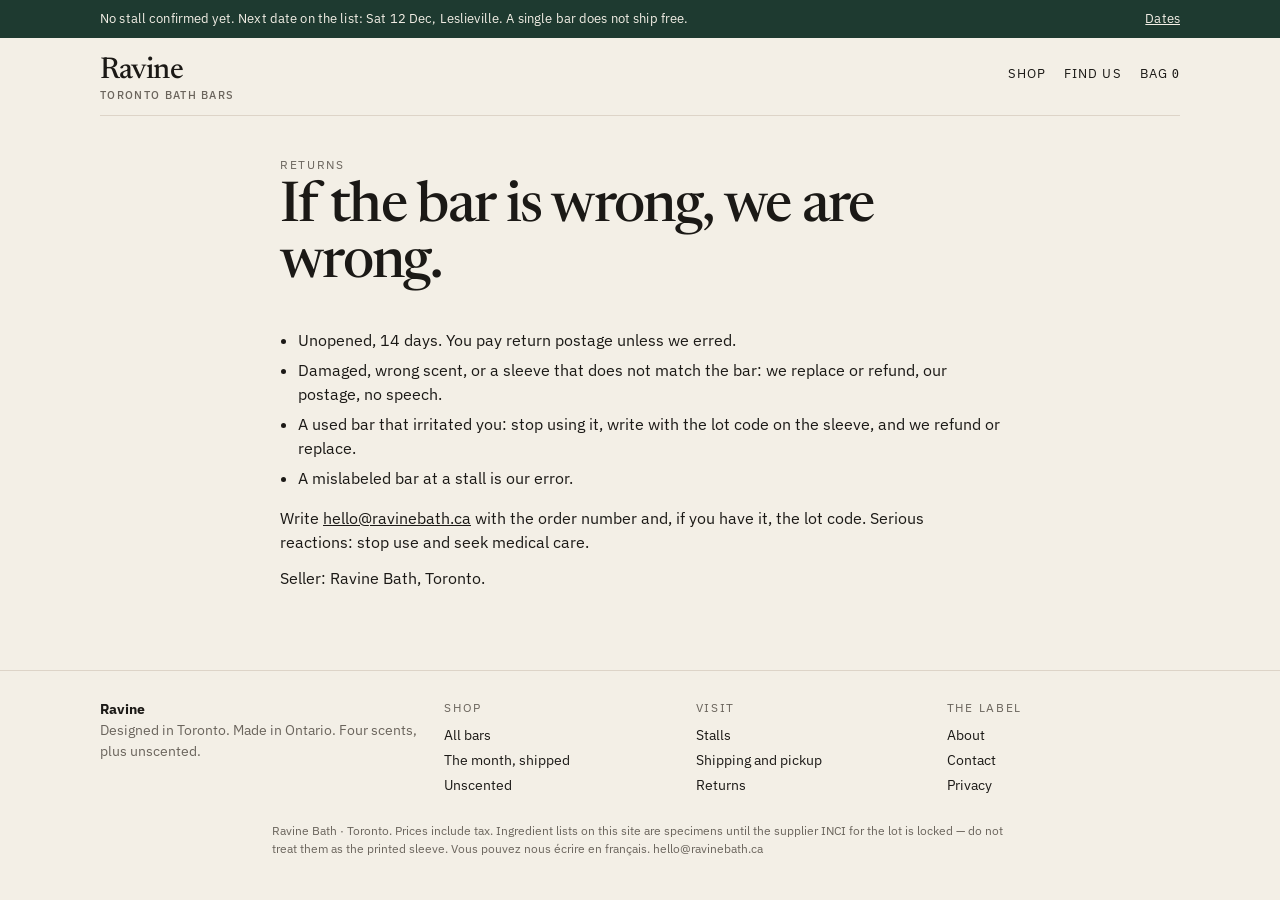
<file: storefront/returns.html>
<!doctype html>
<html lang="en">
<head>
  <meta charset="utf-8">
  <meta name="viewport" content="width=device-width, initial-scale=1">
  <title>Returns — Ravine</title>
  <link rel="icon" href="favicon.svg" type="image/svg+xml">
  <link rel="preconnect" href="https://fonts.googleapis.com">
  <link rel="preconnect" href="https://fonts.gstatic.com" crossorigin>
  <link href="https://fonts.googleapis.com/css2?family=IBM+Plex+Sans:wght@400;500;600&family=Newsreader:opsz,wght@6..72,400;6..72,500;6..72,600&display=swap" rel="stylesheet">
  <link rel="stylesheet" href="css/site.css">
</head>
<body data-page="returns">
  <a class="skip" href="#main">Skip to returns</a>
  <div id="top"></div>
  <main id="main" class="wrap-s prose">
    <div class="page-head"><p class="kicker">Returns</p><h1>If the bar is wrong, we are wrong.</h1></div>
    <ul>
      <li>Unopened, 14 days. You pay return postage unless we erred.</li>
      <li>Damaged, wrong scent, or a sleeve that does not match the bar: we replace or refund, our postage, no speech.</li>
      <li>A used bar that irritated you: stop using it, write with the lot code on the sleeve, and we refund or replace.</li>
      <li>A mislabeled bar at a stall is our error.</li>
    </ul>
    <p>Write <a href="mailto:hello@ravinebath.ca">hello@ravinebath.ca</a> with the order number and, if you have it, the lot code. Serious reactions: stop use and seek medical care.</p>
    <p>Seller: Ravine Bath, Toronto.</p>
  </main>
  <div id="bottom"></div>
  <script src="js/catalog.js"></script>
  <script src="js/cart.js"></script>
  <script src="js/ui.js"></script>
  <script>RavineUI.mount("returns");</script>
</body>
</html>
</file>
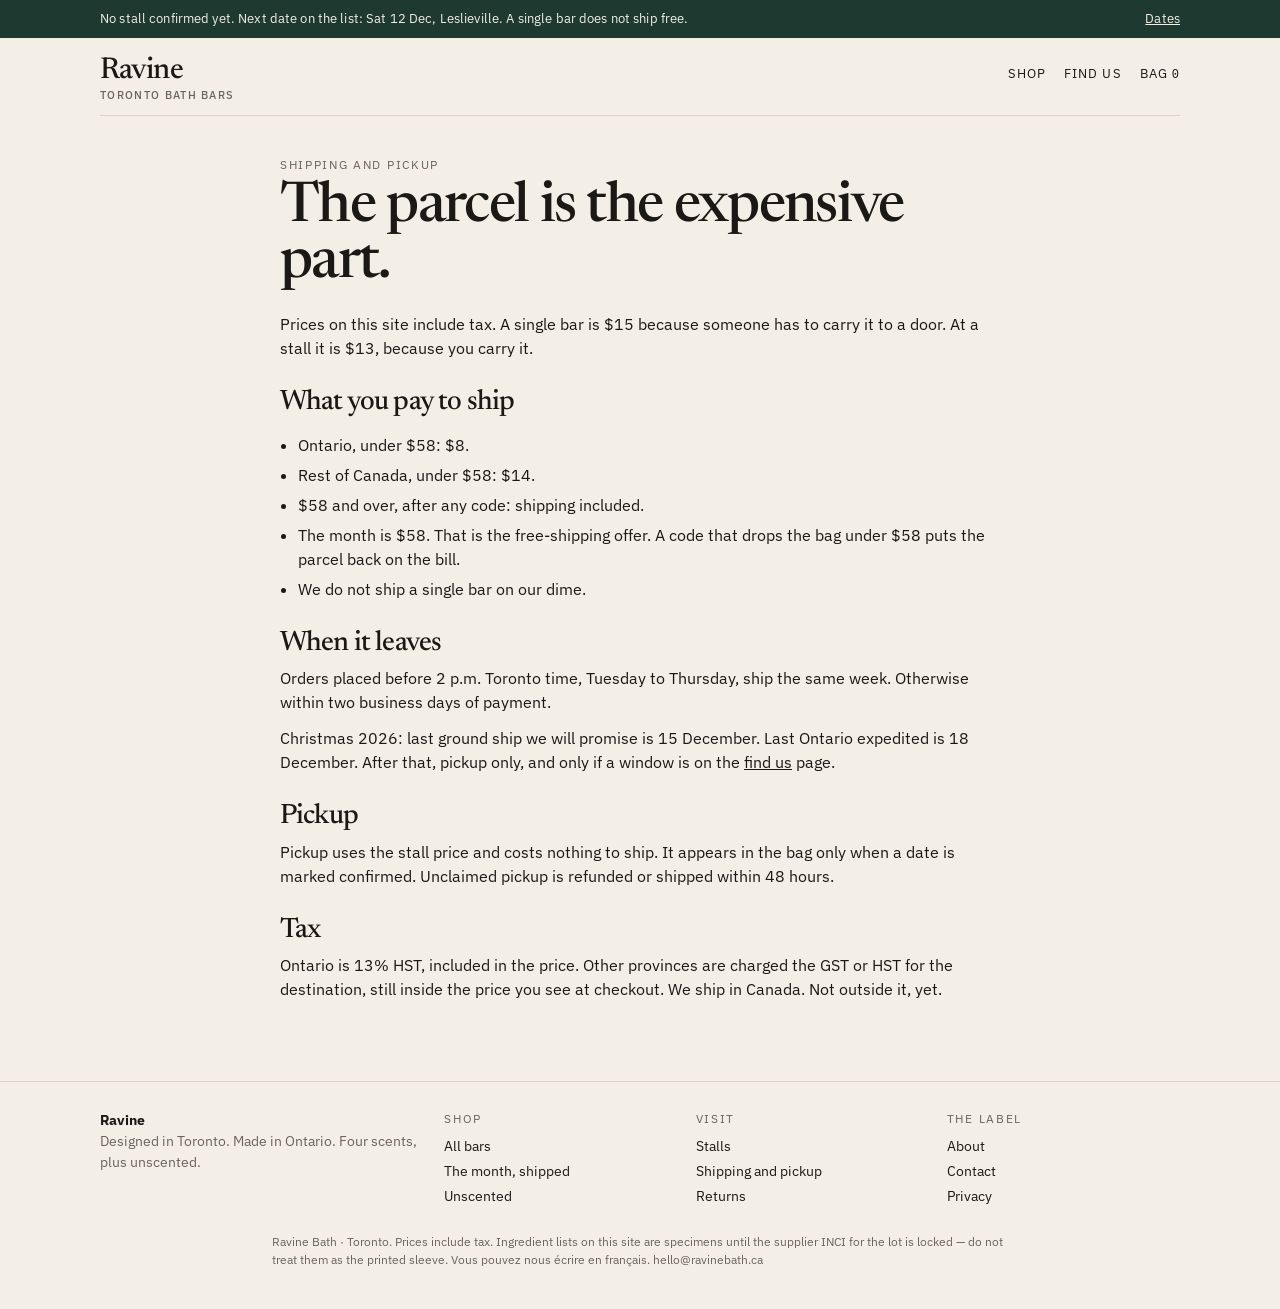
<file: storefront/shipping.html>
<!doctype html>
<html lang="en">
<head>
  <meta charset="utf-8">
  <meta name="viewport" content="width=device-width, initial-scale=1">
  <title>Shipping and pickup — Ravine</title>
  <link rel="icon" href="favicon.svg" type="image/svg+xml">
  <link rel="preconnect" href="https://fonts.googleapis.com">
  <link rel="preconnect" href="https://fonts.gstatic.com" crossorigin>
  <link href="https://fonts.googleapis.com/css2?family=IBM+Plex+Sans:wght@400;500;600&family=Newsreader:opsz,wght@6..72,400;6..72,500;6..72,600&display=swap" rel="stylesheet">
  <link rel="stylesheet" href="css/site.css">
</head>
<body data-page="shipping">
  <a class="skip" href="#main">Skip to shipping</a>
  <div id="top"></div>
  <main id="main" class="wrap-s prose">
    <div class="page-head"><p class="kicker">Shipping and pickup</p><h1>The parcel is the expensive part.</h1></div>
    <p>Prices on this site include tax. A single bar is $15 because someone has to carry it to a door. At a stall it is $13, because you carry it.</p>
    <h2>What you pay to ship</h2>
    <ul>
      <li>Ontario, under $58: $8.</li>
      <li>Rest of Canada, under $58: $14.</li>
      <li>$58 and over, after any code: shipping included.</li>
      <li>The month is $58. That is the free-shipping offer. A code that drops the bag under $58 puts the parcel back on the bill.</li>
      <li>We do not ship a single bar on our dime.</li>
    </ul>
    <h2>When it leaves</h2>
    <p>Orders placed before 2 p.m. Toronto time, Tuesday to Thursday, ship the same week. Otherwise within two business days of payment.</p>
    <p>Christmas 2026: last ground ship we will promise is 15 December. Last Ontario expedited is 18 December. After that, pickup only, and only if a window is on the <a href="find.html">find us</a> page.</p>
    <h2>Pickup</h2>
    <p>Pickup uses the stall price and costs nothing to ship. It appears in the bag only when a date is marked confirmed. Unclaimed pickup is refunded or shipped within 48 hours.</p>
    <h2>Tax</h2>
    <p>Ontario is 13% HST, included in the price. Other provinces are charged the GST or HST for the destination, still inside the price you see at checkout. We ship in Canada. Not outside it, yet.</p>
  </main>
  <div id="bottom"></div>
  <script src="js/catalog.js"></script>
  <script src="js/cart.js"></script>
  <script src="js/ui.js"></script>
  <script>RavineUI.mount("shipping");</script>
</body>
</html>
</file>
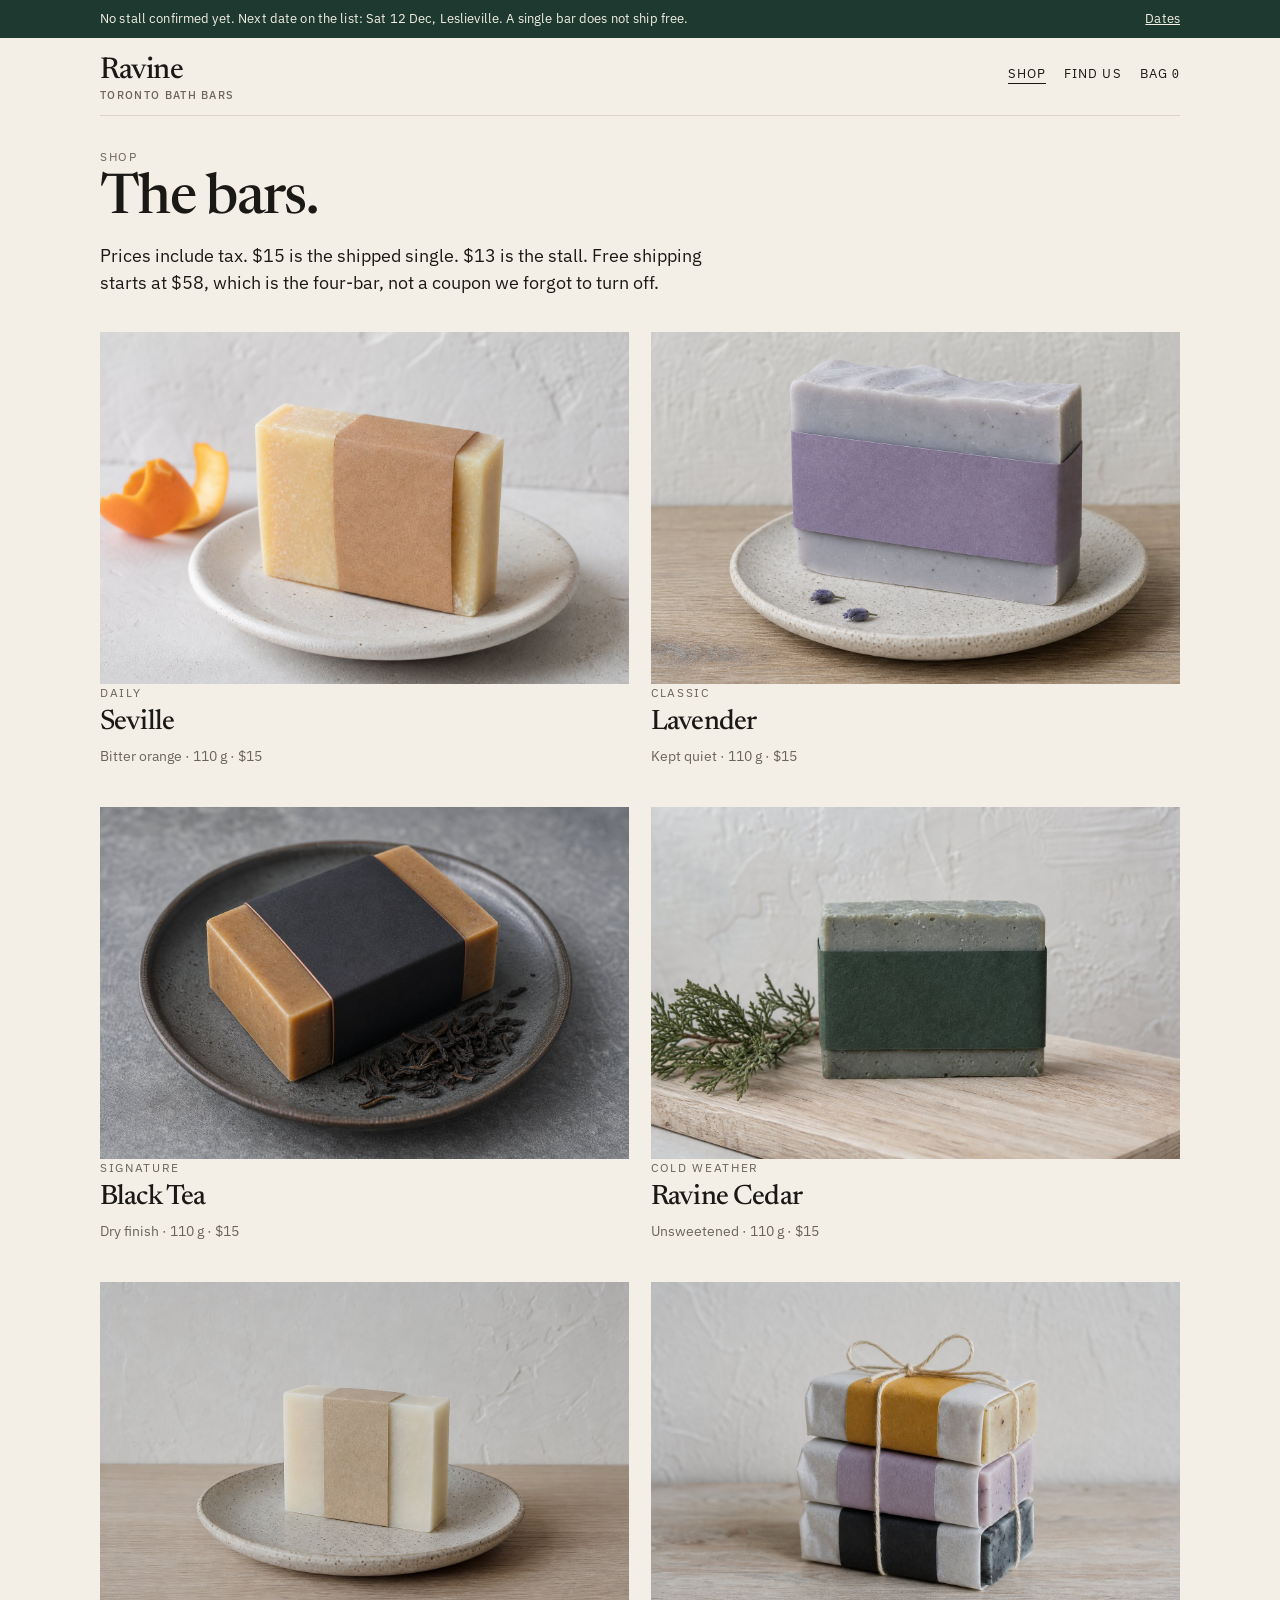
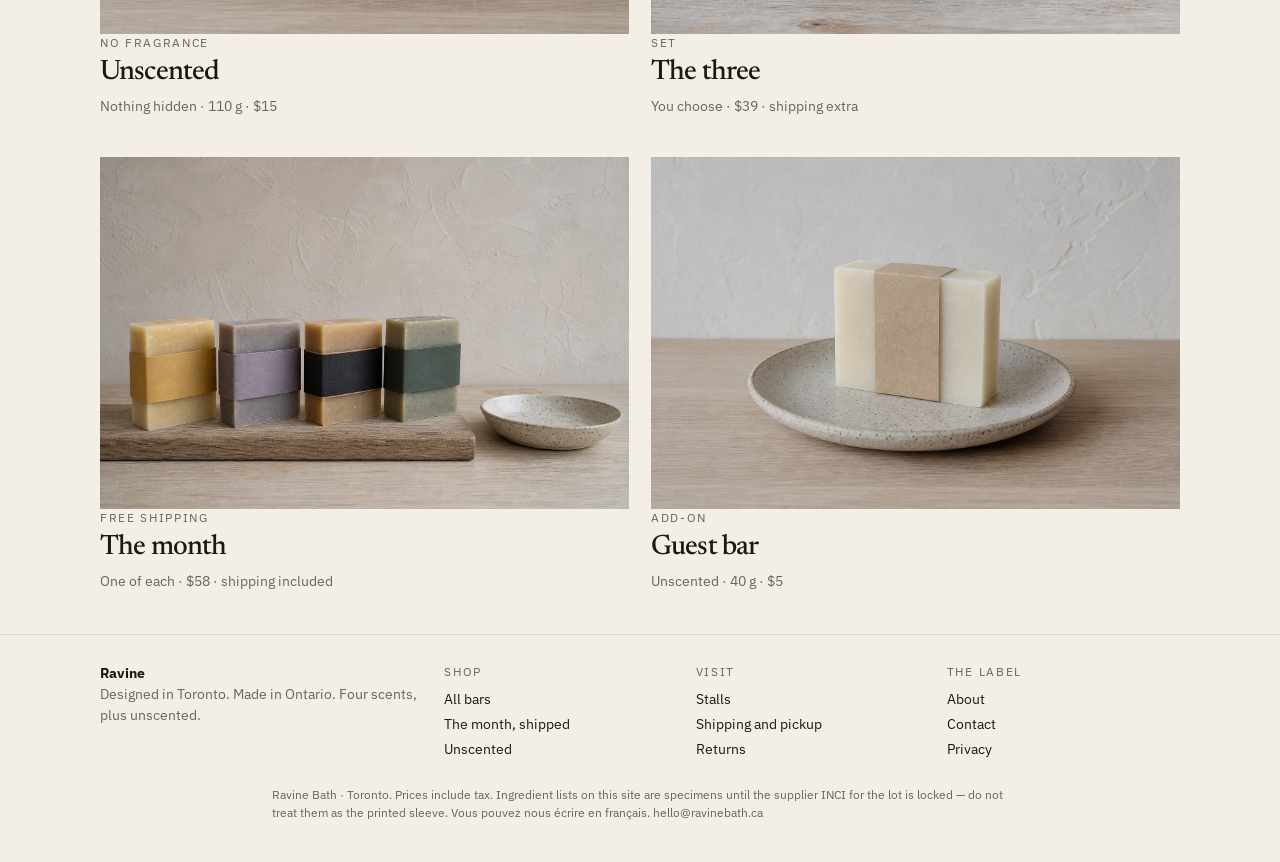
<file: storefront/shop.html>
<!doctype html>
<html lang="en">
<head>
  <meta charset="utf-8">
  <meta name="viewport" content="width=device-width, initial-scale=1">
  <title>Shop — Ravine</title>
  <meta name="description" content="Seville, Lavender, Black Tea, Ravine Cedar, and unscented. Tax-included prices. Free shipping only at $58.">
  <link rel="icon" href="favicon.svg" type="image/svg+xml">
  <link rel="preconnect" href="https://fonts.googleapis.com">
  <link rel="preconnect" href="https://fonts.gstatic.com" crossorigin>
  <link href="https://fonts.googleapis.com/css2?family=IBM+Plex+Sans:wght@400;500;600&family=Newsreader:opsz,wght@6..72,400;6..72,500;6..72,600&display=swap" rel="stylesheet">
  <link rel="stylesheet" href="css/site.css">
</head>
<body data-page="shop">
  <a class="skip" href="#main">Skip to the shop</a>
  <div id="top"></div>
  <main id="main" class="wrap">
    <div class="page-head">
      <p class="kicker">Shop</p>
      <h1>The bars.</h1>
      <p class="lede">Prices include tax. $15 is the shipped single. $13 is the stall. Free shipping starts at $58, which is the four-bar, not a coupon we forgot to turn off.</p>
    </div>
    <div class="grid">
      <a class="card" href="product.html?sku=BAR-S1-110"><img src="images/seville.jpg" alt="Seville bath bar"><p class="kicker">Daily</p><h2>Seville</h2><p class="meta">Bitter orange · 110 g · $15</p></a>
      <a class="card" href="product.html?sku=BAR-S2-110"><img src="images/lavender.jpg" alt="Lavender bath bar"><p class="kicker">Classic</p><h2>Lavender</h2><p class="meta">Kept quiet · 110 g · $15</p></a>
      <a class="card" href="product.html?sku=BAR-S3-110"><img src="images/black-tea.jpg" alt="Black Tea bath bar"><p class="kicker">Signature</p><h2>Black Tea</h2><p class="meta">Dry finish · 110 g · $15</p></a>
      <a class="card" href="product.html?sku=BAR-S4-110"><img src="images/cedar.jpg" alt="Ravine Cedar bath bar"><p class="kicker">Cold weather</p><h2>Ravine Cedar</h2><p class="meta">Unsweetened · 110 g · $15</p></a>
      <a class="card" href="product.html?sku=BAR-S5-110"><img src="images/unscented.jpg" alt="Unscented bath bar"><p class="kicker">No fragrance</p><h2>Unscented</h2><p class="meta">Nothing hidden · 110 g · $15</p></a>
      <a class="card" href="product.html?sku=SET-3"><img src="images/set.jpg" alt="Three bars wrapped as a set"><p class="kicker">Set</p><h2>The three</h2><p class="meta">You choose · $39 · shipping extra</p></a>
      <a class="card" href="product.html?sku=SET-4-SHIP"><img src="images/hero.jpg" alt="The four scented bars together"><p class="kicker">Free shipping</p><h2>The month</h2><p class="meta">One of each · $58 · shipping included</p></a>
      <a class="card" href="product.html?sku=MINI-S5"><img src="images/unscented.jpg" alt="Small unscented guest bar"><p class="kicker">Add-on</p><h2>Guest bar</h2><p class="meta">Unscented · 40 g · $5</p></a>
    </div>
  </main>
  <div id="bottom"></div>
  <script src="js/catalog.js"></script>
  <script src="js/cart.js"></script>
  <script src="js/ui.js"></script>
  <script>RavineUI.mount("shop");</script>
</body>
</html>
</file>
<file: storefront/css/site.css>
:root {
  --paper: #f3efe6;
  --paper-2: #e8e1d4;
  --ink: #1b1916;
  --muted: #6a645c;
  --line: #ddd4c8;
  --green: #1e3a30;
  --card: #faf7f2;
  --danger: #8a3328;
  --serif: "Newsreader", "Iowan Old Style", Palatino, Georgia, serif;
  --sans: "IBM Plex Sans", "Helvetica Neue", Helvetica, Arial, sans-serif;
  --mono: "IBM Plex Mono", ui-monospace, Menlo, Consolas, monospace;
  --seville: #c6a15a;
  --lavender: #b7a8c2;
  --tea: #2a2624;
  --cedar: #3e5c49;
  --plain: #cfc6ba;
}

* { box-sizing: border-box; }
html { scroll-behavior: smooth; }
body {
  margin: 0;
  background: var(--paper);
  color: var(--ink);
  font: 16px/1.5 var(--sans);
  text-rendering: optimizeLegibility;
}
img { max-width: 100%; display: block; }
a { color: inherit; }
button, input, select, textarea { font: inherit; color: inherit; }
::selection { background: var(--green); color: var(--paper); }

.sr-only {
  position: absolute;
  width: 1px;
  height: 1px;
  padding: 0;
  margin: -1px;
  overflow: hidden;
  clip: rect(0, 0, 0, 0);
  border: 0;
}
.skip {
  position: absolute;
  left: 12px;
  top: -40px;
  background: var(--ink);
  color: var(--paper);
  padding: 8px 12px;
  z-index: 5;
}
.skip:focus { top: 12px; }

.wrap { width: min(1080px, calc(100% - 40px)); margin: 0 auto; }
.wrap-s { width: min(720px, calc(100% - 40px)); margin: 0 auto; }

.stall-strip {
  background: var(--green);
  color: #f3efe6;
  font-size: 13px;
  letter-spacing: 0.01em;
}
.stall-strip a { color: inherit; }
.stall-strip .wrap {
  display: flex;
  justify-content: space-between;
  gap: 16px;
  padding: 9px 0;
  flex-wrap: wrap;
}
.stall-strip strong { font-weight: 500; }

.header {
  display: flex;
  justify-content: space-between;
  align-items: baseline;
  gap: 20px;
  padding: 18px 0 14px;
  border-bottom: 1px solid var(--line);
}
.wordmark {
  font-family: var(--serif);
  font-size: 30px;
  line-height: 1;
  letter-spacing: -0.03em;
  text-decoration: none;
  font-weight: 500;
}
.wordmark small {
  display: block;
  font-family: var(--sans);
  font-size: 11px;
  letter-spacing: 0.12em;
  text-transform: uppercase;
  color: var(--muted);
  margin-top: 4px;
}
.nav { display: flex; gap: 18px; align-items: baseline; }
.nav a {
  text-decoration: none;
  font-size: 13px;
  letter-spacing: 0.08em;
  text-transform: uppercase;
}
.nav a[aria-current="page"] { border-bottom: 1px solid var(--ink); }
.bag-count { font-family: var(--mono); font-size: 12px; }

.display {
  font-family: var(--serif);
  font-weight: 500;
  font-size: clamp(42px, 7vw, 78px);
  line-height: 0.94;
  letter-spacing: -0.035em;
  margin: 0;
}
.lede { font-size: 18px; max-width: 38rem; margin: 14px 0 0; }
.kicker {
  font-size: 12px;
  letter-spacing: 0.14em;
  text-transform: uppercase;
  color: var(--muted);
  margin: 0 0 6px;
}
h1, h2, h3 { font-family: var(--serif); font-weight: 500; letter-spacing: -0.03em; }
h1 { font-size: clamp(36px, 5vw, 56px); line-height: 1; margin: 0 0 12px; }
h2 { font-size: 32px; line-height: 1.05; margin: 0 0 8px; }
h3 { font-size: 22px; margin: 0 0 6px; }
p { margin: 0 0 12px; }
.muted { color: var(--muted); }

.intro {
  display: grid;
  grid-template-columns: 1.4fr 0.8fr;
  gap: 32px;
  padding: 36px 0 28px;
  align-items: end;
}
.facts { margin: 0; padding: 0; list-style: none; }
.facts li {
  display: flex;
  justify-content: space-between;
  gap: 16px;
  border-top: 1px solid var(--line);
  padding: 8px 0;
  font-size: 14px;
}
.facts li:last-child { border-bottom: 1px solid var(--line); }
.facts span { color: var(--muted); }

.hero { margin: 0 0 8px; }
.hero img { width: 100%; height: auto; }
.hero figcaption {
  display: flex;
  justify-content: space-between;
  gap: 12px;
  font-size: 13px;
  color: var(--muted);
  padding: 8px 0 0;
}

.band {
  display: grid;
  grid-template-columns: 1.05fr 0.95fr;
  gap: 28px;
  align-items: center;
  padding: 42px 0;
  border-top: 1px solid var(--line);
}
.band.reverse { grid-template-columns: 0.95fr 1.05fr; }
.band.reverse .copy { order: -1; }
.frame { background: var(--paper-2); overflow: hidden; }
.frame img { width: 100%; height: auto; }
.tick { width: 28px; height: 4px; margin-bottom: 12px; }
.tick.seville { background: var(--seville); }
.tick.lavender { background: var(--lavender); }
.tick.tea { background: var(--tea); }
.tick.cedar { background: var(--cedar); }
.tick.plain { background: var(--plain); }
.price { font-family: var(--mono); font-size: 15px; margin: 10px 0; }
.ship-note { font-size: 14px; color: var(--muted); margin-bottom: 14px; }

.btn, button.btn, a.btn {
  display: inline-flex;
  align-items: center;
  justify-content: center;
  gap: 8px;
  background: var(--ink);
  color: var(--paper);
  border: 1px solid var(--ink);
  text-decoration: none;
  padding: 12px 16px;
  min-height: 44px;
  cursor: pointer;
}
.btn.ghost, a.btn.ghost { background: transparent; color: var(--ink); }
.btn:disabled { opacity: 0.45; cursor: not-allowed; }
.btn-row { display: flex; flex-wrap: wrap; gap: 8px; }
.btn:focus-visible, a:focus-visible, input:focus-visible, select:focus-visible, textarea:focus-visible {
  outline: 2px solid var(--green);
  outline-offset: 2px;
}

.sets {
  display: grid;
  grid-template-columns: 1fr 1fr;
  border-top: 1px solid var(--line);
}
.set-card { padding: 28px 28px 28px 0; border-bottom: 1px solid var(--line); }
.set-card + .set-card { padding-left: 28px; border-left: 1px solid var(--line); }
.set-card img { margin-bottom: 16px; width: 100%; height: 280px; object-fit: cover; }

.grid {
  display: grid;
  grid-template-columns: 1fr 1fr;
  gap: 28px 22px;
  padding: 28px 0 10px;
}
.card { text-decoration: none; display: block; }
.card h2 { font-size: 28px; }
.card .meta { font-size: 14px; color: var(--muted); }

.page-head { padding: 32px 0 8px; }
.prose { padding: 8px 0 48px; }
.prose h2 { margin-top: 28px; font-size: 28px; }
.prose ul, .prose ol { padding-left: 18px; }
.prose li { margin: 6px 0; }

.product {
  display: grid;
  grid-template-columns: 1.15fr 0.85fr;
  gap: 36px;
  padding: 28px 0 48px;
}
.gallery { display: grid; gap: 10px; }
.gallery img { width: 100%; height: auto; background: var(--paper-2); }
.buy-box { position: sticky; top: 16px; align-self: start; }
.bilingual { font-size: 14px; color: var(--muted); }
.spec { width: 100%; border-collapse: collapse; margin: 16px 0; font-size: 14px; }
.spec th, .spec td {
  text-align: left;
  vertical-align: top;
  padding: 8px 0;
  border-top: 1px solid var(--line);
  font-weight: 400;
}
.spec th { width: 38%; color: var(--muted); padding-right: 12px; }
.inci { font-size: 13px; color: var(--muted); line-height: 1.45; }
.selects { display: grid; gap: 8px; margin: 12px 0; }
select, input[type="text"], input[type="email"], input[type="tel"], textarea {
  width: 100%;
  background: transparent;
  border: 0;
  border-bottom: 1px solid var(--ink);
  border-radius: 0;
  padding: 10px 0;
  font-size: 16px;
}
textarea { border: 1px solid var(--ink); padding: 10px; min-height: 90px; resize: vertical; }
label.field {
  display: block;
  margin: 0 0 14px;
  font-size: 13px;
  letter-spacing: 0.04em;
  text-transform: uppercase;
  color: var(--muted);
}
label.check {
  display: flex;
  gap: 10px;
  align-items: flex-start;
  text-transform: none;
  letter-spacing: 0;
  font-size: 14px;
  color: var(--ink);
  margin: 12px 0;
}
label.check input { margin-top: 3px; }

.cart-line, .total-line {
  display: grid;
  grid-template-columns: 1fr auto;
  gap: 8px 16px;
  padding: 14px 0;
  border-top: 1px solid var(--line);
}
.qty { display: inline-flex; border: 1px solid var(--ink); margin-top: 8px; }
.qty button { width: 36px; height: 36px; border: 0; background: transparent; cursor: pointer; }
.qty span { min-width: 24px; text-align: center; line-height: 36px; font-family: var(--mono); font-size: 13px; }
.remove {
  background: none;
  border: 0;
  padding: 0;
  color: var(--muted);
  cursor: pointer;
  text-decoration: underline;
  font-size: 13px;
}
.fulfill { display: grid; grid-template-columns: 1fr 1fr; gap: 8px; margin: 16px 0; }
.fulfill button {
  background: transparent;
  border: 1px solid var(--line);
  padding: 12px;
  text-align: left;
  cursor: pointer;
  min-height: 72px;
}
.fulfill button[aria-pressed="true"] { border-color: var(--ink); background: var(--card); }
.notice { background: var(--paper-2); padding: 12px 14px; font-size: 14px; margin: 12px 0; }
.layout { display: grid; grid-template-columns: 1.1fr 0.9fr; gap: 36px; padding-bottom: 56px; }
.receipt {
  font-family: var(--mono);
  font-size: 13px;
  background: var(--card);
  border: 1px solid var(--line);
  padding: 18px;
}
.receipt h2 { font-family: var(--serif); font-size: 28px; }
.dates { list-style: none; padding: 0; margin: 18px 0; }
.dates li {
  display: grid;
  grid-template-columns: 160px 1fr;
  gap: 12px;
  padding: 14px 0;
  border-top: 1px solid var(--line);
}
.status { font-family: var(--mono); font-size: 11px; letter-spacing: 0.08em; text-transform: uppercase; }
.footer { border-top: 1px solid var(--line); padding: 28px 0 40px; margin-top: 20px; }
.footer-grid { display: grid; grid-template-columns: 1.4fr 1fr 1fr 1fr; gap: 18px; font-size: 14px; }
.footer a { text-decoration: none; }
.footer a:hover { text-decoration: underline; }
.footer ul { list-style: none; padding: 0; margin: 8px 0 0; }
.footer li { margin: 4px 0; }
.fine { color: var(--muted); font-size: 12px; margin-top: 22px; max-width: 46rem; }
.added { font-size: 13px; margin-top: 8px; min-height: 1.2em; }

@media (max-width: 800px) {
  .intro, .band, .band.reverse, .product, .layout, .sets, .grid, .footer-grid { grid-template-columns: 1fr; }
  .band.reverse .copy { order: 0; }
  .set-card, .set-card + .set-card { padding: 22px 0; border-left: 0; }
  .buy-box { position: static; }
  .dates li { grid-template-columns: 1fr; gap: 4px; }
  .wordmark small { display: none; }
}
@media (max-width: 420px) {
  .nav { gap: 10px; }
  .nav a { letter-spacing: 0.04em; font-size: 12px; }
  .wordmark { font-size: 26px; }
  .wrap { width: calc(100% - 28px); }
}
@media (prefers-reduced-motion: reduce) { html { scroll-behavior: auto; } }
</file>
